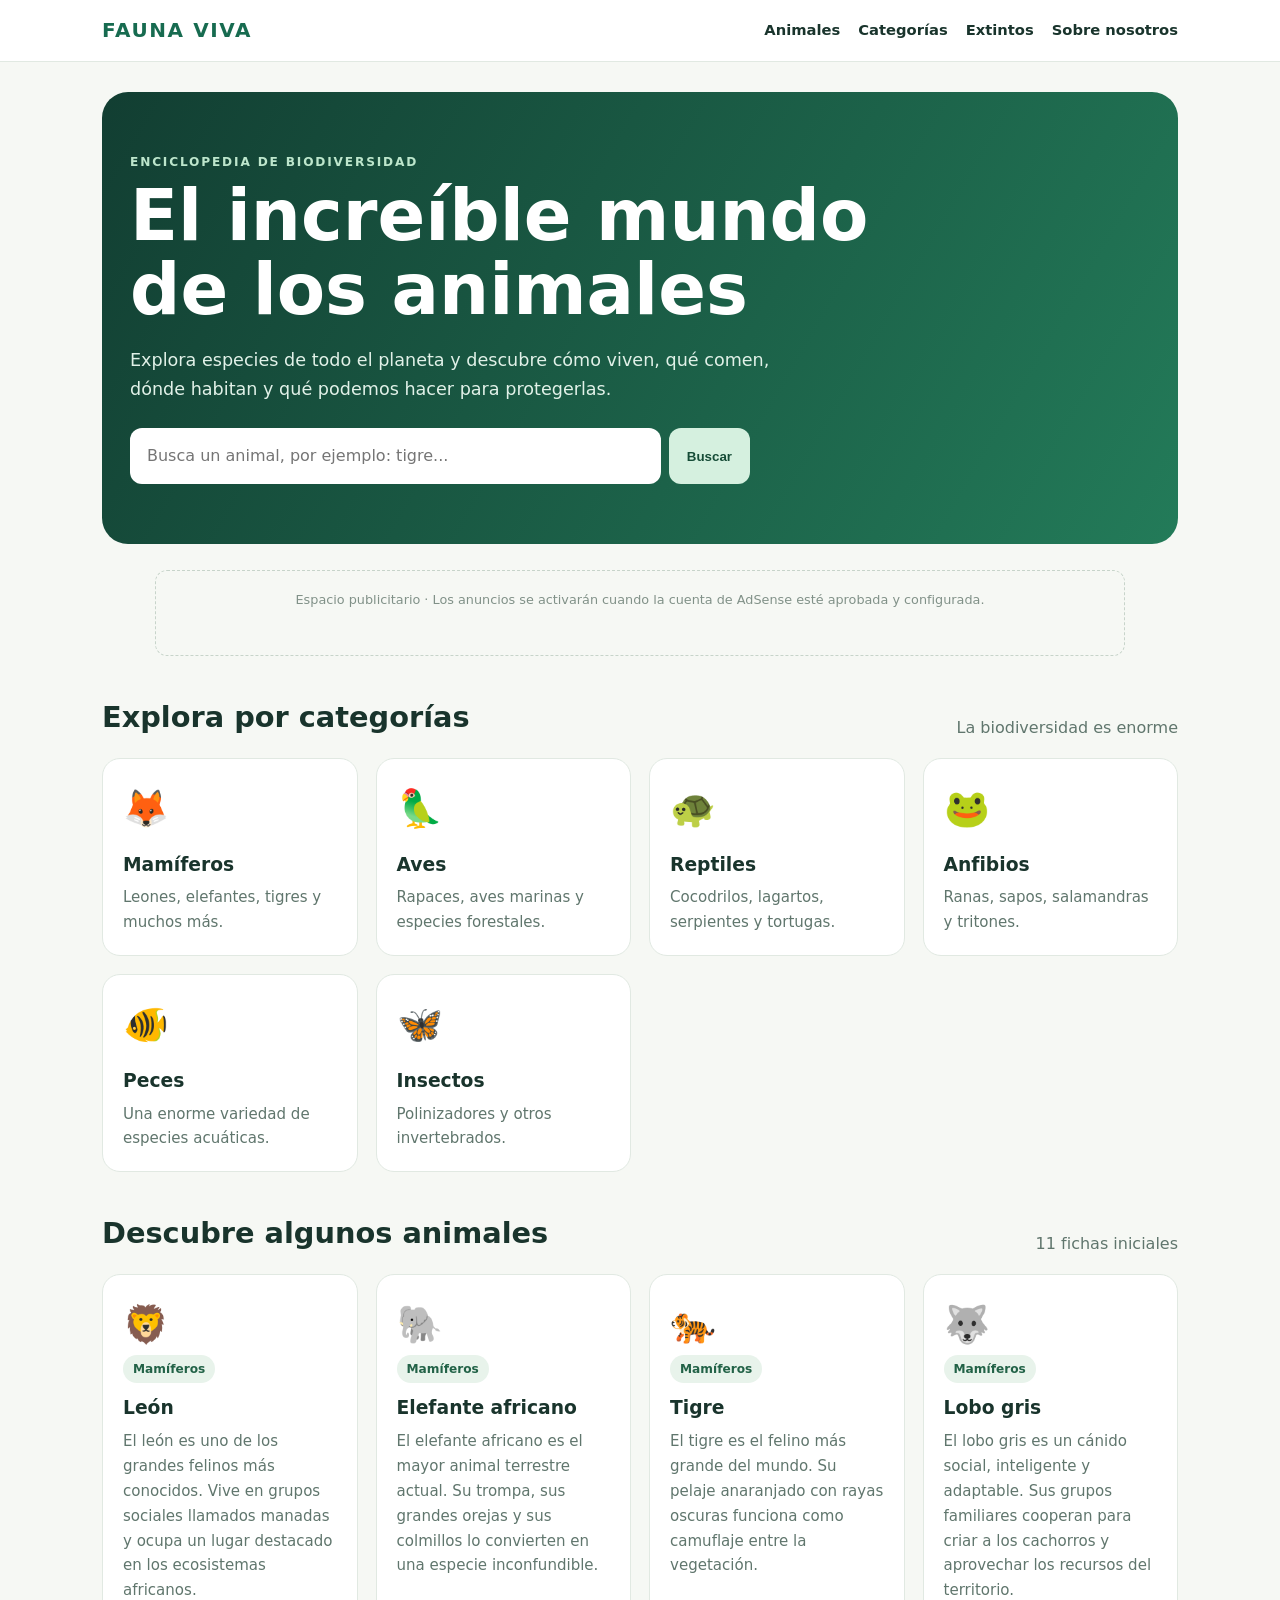
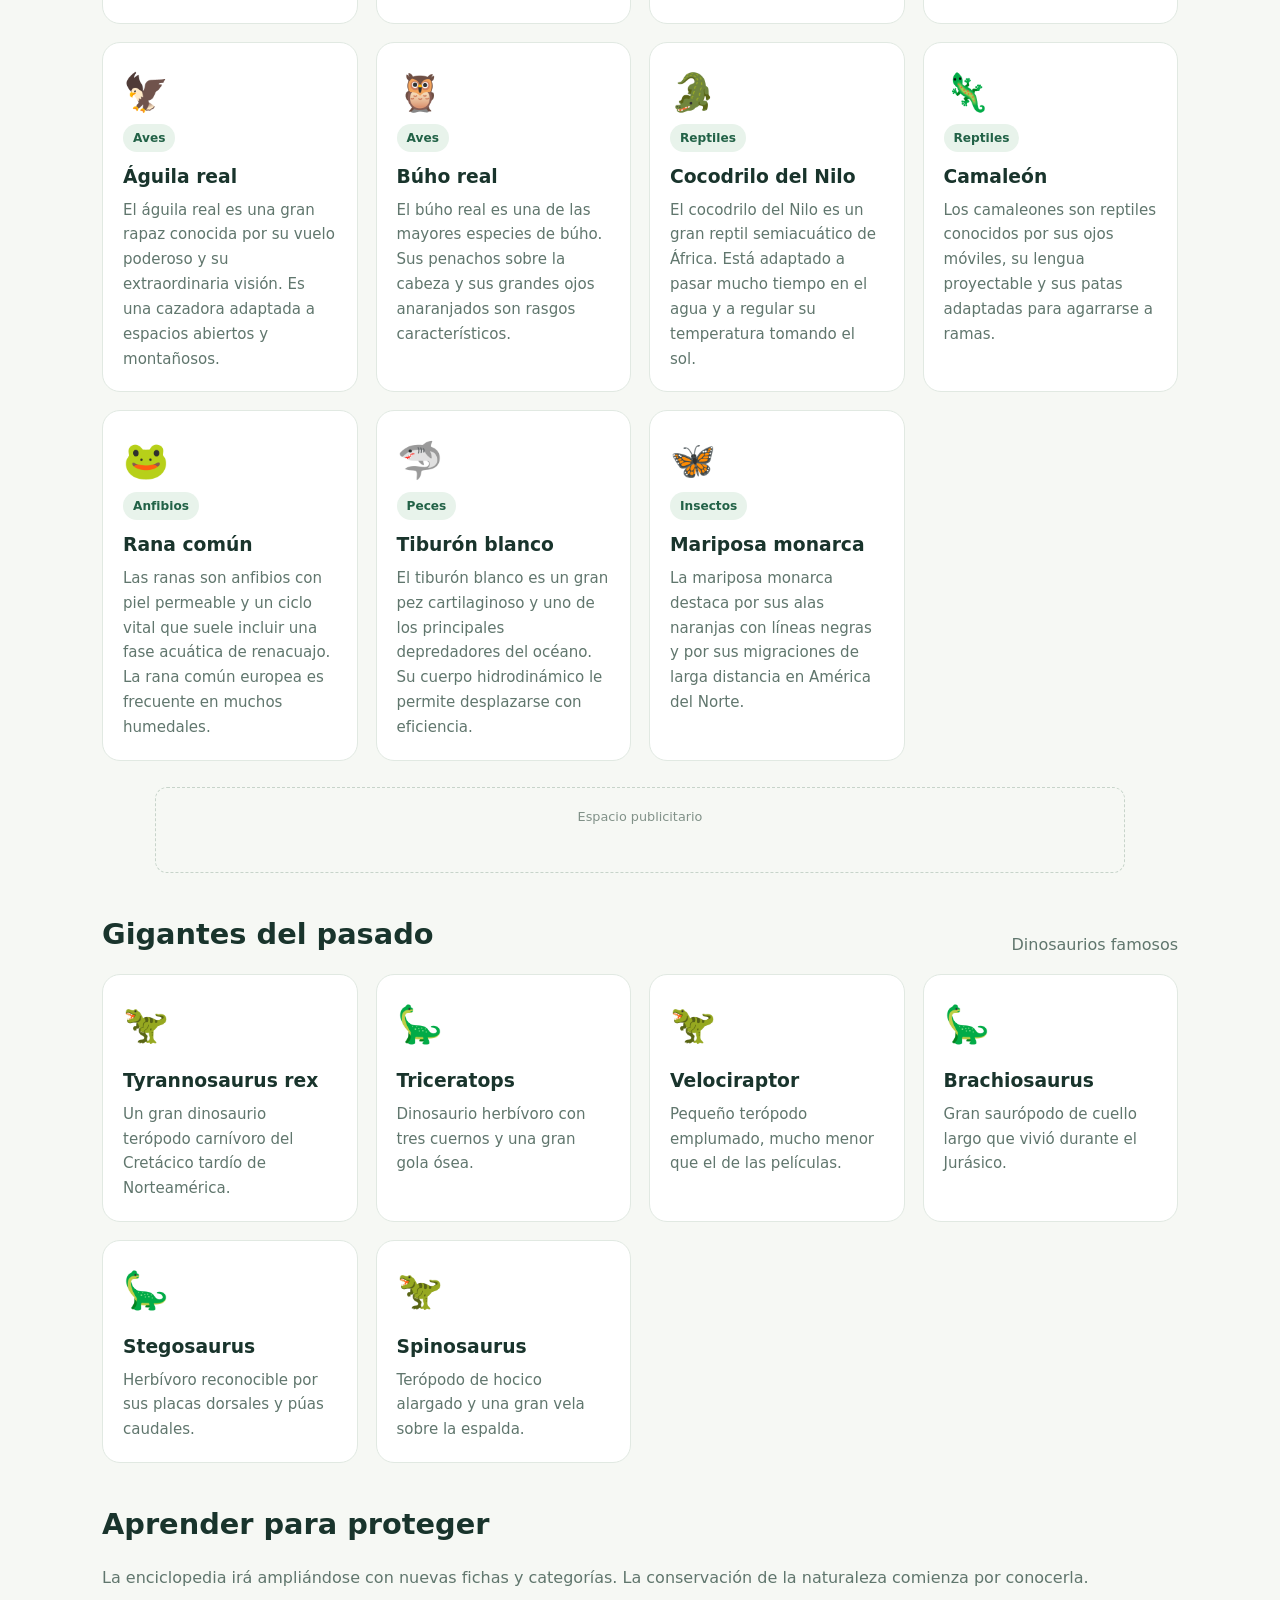
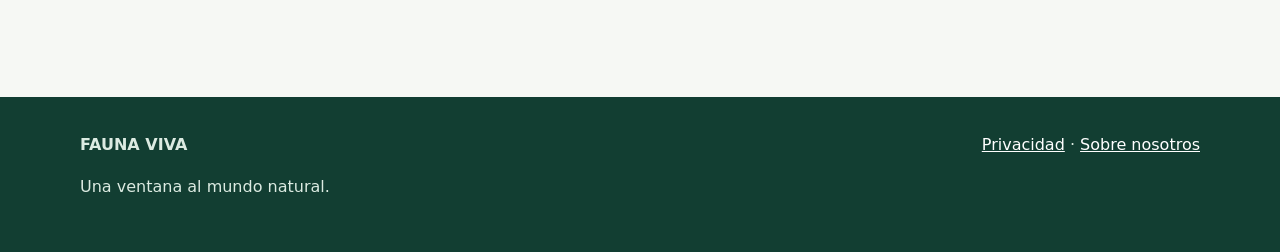
<file: index.html>
<!doctype html><html lang="es"><head><meta charset="utf-8"><meta name="viewport" content="width=device-width,initial-scale=1"><title>FAUNA VIVA | Enciclopedia de animales</title><meta name="description" content="Descubre el mundo animal: mamíferos, aves, reptiles, anfibios, peces e insectos. Guías educativas sobre hábitat, alimentación y conservación."><link rel="canonical" href="https://fauna-viva.pages.dev/"><link rel="stylesheet" href="/styles.css"><meta name="google-adsense-account" content="ca-pub-8799687061142231"></head><body><header><nav class="nav"><a class="brand" href="/">FAUNA VIVA</a><div class="navlinks"><a href="#animales">Animales</a><a href="#categorias">Categorías</a><a href="#extintos">Extintos</a><a href="/sobre-nosotros/">Sobre nosotros</a></div></nav></header><main class="wrap"><section class="hero"><div class="eyebrow">Enciclopedia de biodiversidad</div><h1>El increíble mundo de los animales</h1><p>Explora especies de todo el planeta y descubre cómo viven, qué comen, dónde habitan y qué podemos hacer para protegerlas.</p><form class="search" id="search"><input id="q" type="search" placeholder="Busca un animal, por ejemplo: tigre..." aria-label="Buscar animales"><button>Buscar</button></form></section><div class="ad-slot">Espacio publicitario · Los anuncios se activarán cuando la cuenta de AdSense esté aprobada y configurada.</div><section id="categorias"><div class="sectionhead"><h2>Explora por categorías</h2><span class="muted">La biodiversidad es enorme</span></div><div class="grid"><a class="card" href="#animales" data-filter="Mamíferos"><div class="animal-icon">🦊</div><h3>Mamíferos</h3><p>Leones, elefantes, tigres y muchos más.</p></a><a class="card" href="#animales" data-filter="Aves"><div class="animal-icon">🦜</div><h3>Aves</h3><p>Rapaces, aves marinas y especies forestales.</p></a><a class="card" href="#animales" data-filter="Reptiles"><div class="animal-icon">🐢</div><h3>Reptiles</h3><p>Cocodrilos, lagartos, serpientes y tortugas.</p></a><a class="card" href="#animales" data-filter="Anfibios"><div class="animal-icon">🐸</div><h3>Anfibios</h3><p>Ranas, sapos, salamandras y tritones.</p></a><a class="card" href="#animales" data-filter="Peces"><div class="animal-icon">🐠</div><h3>Peces</h3><p>Una enorme variedad de especies acuáticas.</p></a><a class="card" href="#animales" data-filter="Insectos"><div class="animal-icon">🦋</div><h3>Insectos</h3><p>Polinizadores y otros invertebrados.</p></a></div></section><section id="animales"><div class="sectionhead"><h2>Descubre algunos animales</h2><span class="muted" id="count">11 fichas iniciales</span></div><div class="grid" id="animal-grid"><a class="card animal-card" data-name="león" data-cat="Mamíferos" href="/animales/leon/"><div class="animal-icon">🦁</div><span class="tag">Mamíferos</span><h3>León</h3><p>El león es uno de los grandes felinos más conocidos. Vive en grupos sociales llamados manadas y ocupa un lugar destacado en los ecosistemas africanos.</p></a>
<a class="card animal-card" data-name="elefante africano" data-cat="Mamíferos" href="/animales/elefante-africano/"><div class="animal-icon">🐘</div><span class="tag">Mamíferos</span><h3>Elefante africano</h3><p>El elefante africano es el mayor animal terrestre actual. Su trompa, sus grandes orejas y sus colmillos lo convierten en una especie inconfundible.</p></a>
<a class="card animal-card" data-name="tigre" data-cat="Mamíferos" href="/animales/tigre/"><div class="animal-icon">🐅</div><span class="tag">Mamíferos</span><h3>Tigre</h3><p>El tigre es el felino más grande del mundo. Su pelaje anaranjado con rayas oscuras funciona como camuflaje entre la vegetación.</p></a>
<a class="card animal-card" data-name="lobo gris" data-cat="Mamíferos" href="/animales/lobo-gris/"><div class="animal-icon">🐺</div><span class="tag">Mamíferos</span><h3>Lobo gris</h3><p>El lobo gris es un cánido social, inteligente y adaptable. Sus grupos familiares cooperan para criar a los cachorros y aprovechar los recursos del territorio.</p></a>
<a class="card animal-card" data-name="águila real" data-cat="Aves" href="/animales/aguila-real/"><div class="animal-icon">🦅</div><span class="tag">Aves</span><h3>Águila real</h3><p>El águila real es una gran rapaz conocida por su vuelo poderoso y su extraordinaria visión. Es una cazadora adaptada a espacios abiertos y montañosos.</p></a>
<a class="card animal-card" data-name="búho real" data-cat="Aves" href="/animales/buho-real/"><div class="animal-icon">🦉</div><span class="tag">Aves</span><h3>Búho real</h3><p>El búho real es una de las mayores especies de búho. Sus penachos sobre la cabeza y sus grandes ojos anaranjados son rasgos característicos.</p></a>
<a class="card animal-card" data-name="cocodrilo del nilo" data-cat="Reptiles" href="/animales/cocodrilo-del-nilo/"><div class="animal-icon">🐊</div><span class="tag">Reptiles</span><h3>Cocodrilo del Nilo</h3><p>El cocodrilo del Nilo es un gran reptil semiacuático de África. Está adaptado a pasar mucho tiempo en el agua y a regular su temperatura tomando el sol.</p></a>
<a class="card animal-card" data-name="camaleón" data-cat="Reptiles" href="/animales/camaleon/"><div class="animal-icon">🦎</div><span class="tag">Reptiles</span><h3>Camaleón</h3><p>Los camaleones son reptiles conocidos por sus ojos móviles, su lengua proyectable y sus patas adaptadas para agarrarse a ramas.</p></a>
<a class="card animal-card" data-name="rana común" data-cat="Anfibios" href="/animales/rana-comun/"><div class="animal-icon">🐸</div><span class="tag">Anfibios</span><h3>Rana común</h3><p>Las ranas son anfibios con piel permeable y un ciclo vital que suele incluir una fase acuática de renacuajo. La rana común europea es frecuente en muchos humedales.</p></a>
<a class="card animal-card" data-name="tiburón blanco" data-cat="Peces" href="/animales/tiburon-blanco/"><div class="animal-icon">🦈</div><span class="tag">Peces</span><h3>Tiburón blanco</h3><p>El tiburón blanco es un gran pez cartilaginoso y uno de los principales depredadores del océano. Su cuerpo hidrodinámico le permite desplazarse con eficiencia.</p></a>
<a class="card animal-card" data-name="mariposa monarca" data-cat="Insectos" href="/animales/mariposa-monarca/"><div class="animal-icon">🦋</div><span class="tag">Insectos</span><h3>Mariposa monarca</h3><p>La mariposa monarca destaca por sus alas naranjas con líneas negras y por sus migraciones de larga distancia en América del Norte.</p></a></div><p id="empty" class="muted" hidden>No encontramos animales con esa búsqueda.</p></section><div class="ad-slot">Espacio publicitario</div><section id="extintos"><div class="sectionhead"><h2>Gigantes del pasado</h2><span class="muted">Dinosaurios famosos</span></div><div class="grid"><article class="card"><div class="animal-icon">🦖</div><h3>Tyrannosaurus rex</h3><p>Un gran dinosaurio terópodo carnívoro del Cretácico tardío de Norteamérica.</p></article><article class="card"><div class="animal-icon">🦕</div><h3>Triceratops</h3><p>Dinosaurio herbívoro con tres cuernos y una gran gola ósea.</p></article><article class="card"><div class="animal-icon">🦖</div><h3>Velociraptor</h3><p>Pequeño terópodo emplumado, mucho menor que el de las películas.</p></article><article class="card"><div class="animal-icon">🦕</div><h3>Brachiosaurus</h3><p>Gran saurópodo de cuello largo que vivió durante el Jurásico.</p></article><article class="card"><div class="animal-icon">🦕</div><h3>Stegosaurus</h3><p>Herbívoro reconocible por sus placas dorsales y púas caudales.</p></article><article class="card"><div class="animal-icon">🦖</div><h3>Spinosaurus</h3><p>Terópodo de hocico alargado y una gran vela sobre la espalda.</p></article></div></section><section><div class="sectionhead"><h2>Aprender para proteger</h2></div><p class="muted">La enciclopedia irá ampliándose con nuevas fichas y categorías. La conservación de la naturaleza comienza por conocerla.</p></section></main><footer><div class="footerinner"><div><b>FAUNA VIVA</b><p>Una ventana al mundo natural.</p></div><div><a href="/privacidad/">Privacidad</a> · <a href="/sobre-nosotros/">Sobre nosotros</a></div></div></footer><script>document.querySelectorAll('[data-filter]').forEach(x=>x.addEventListener('click',()=>{const f=x.dataset.filter;document.querySelectorAll('.animal-card').forEach(c=>c.hidden=c.dataset.cat!==f);document.getElementById('count').textContent='Categoría: '+f}));document.getElementById('search').addEventListener('submit',e=>{e.preventDefault();const q=document.getElementById('q').value.trim().toLowerCase();let n=0;document.querySelectorAll('.animal-card').forEach(c=>{c.hidden=!c.dataset.name.includes(q);if(!c.hidden)n++});document.getElementById('empty').hidden=n!==0;document.getElementById('count').textContent=n+' resultados'});</script></body></html>
</file>
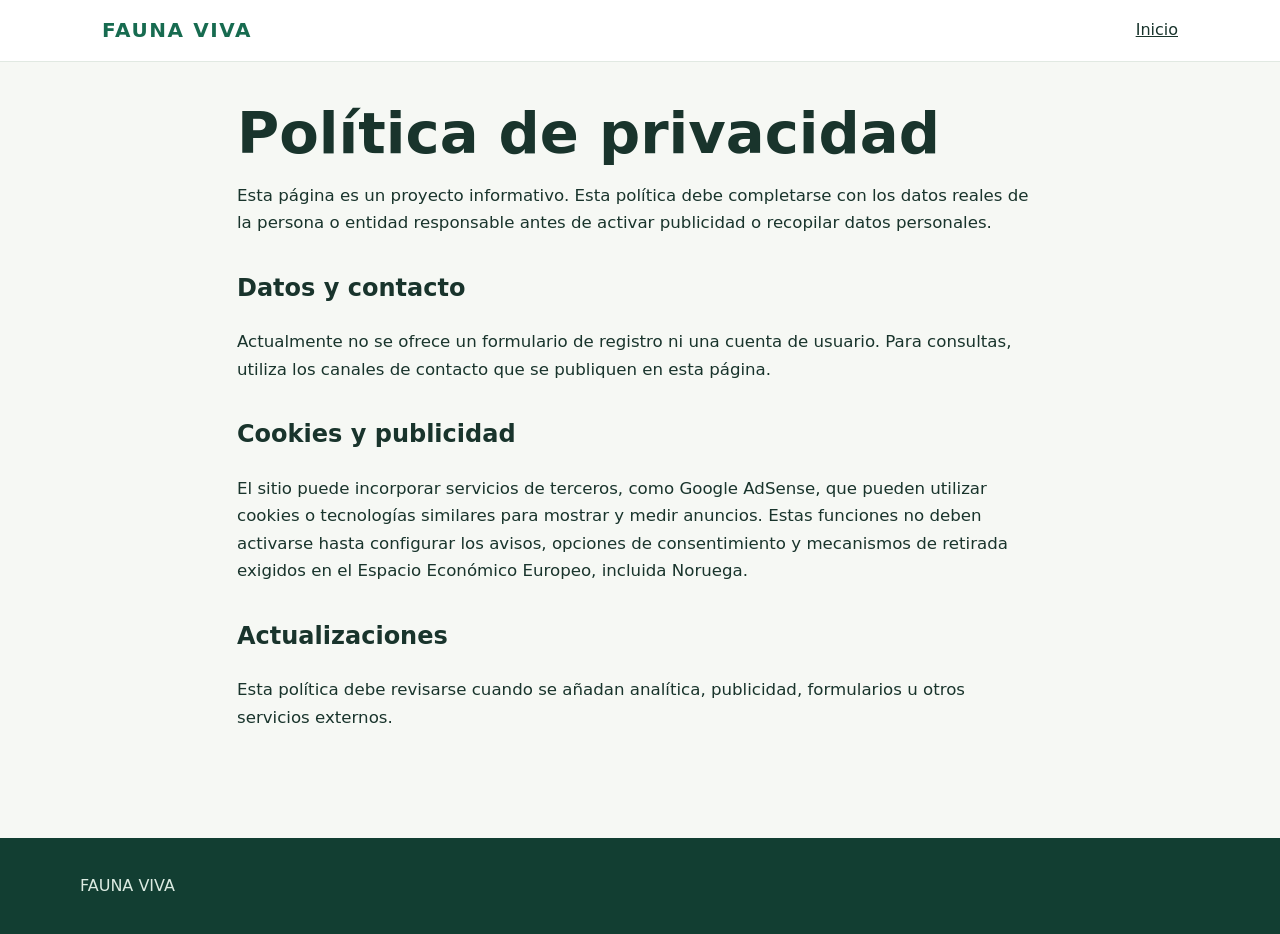
<file: privacidad/index.html>
<!doctype html><html lang="es"><head><meta charset="utf-8"><meta name="viewport" content="width=device-width,initial-scale=1"><title>Política de privacidad | FAUNA VIVA</title><link rel="stylesheet" href="/styles.css"></head><body><header><nav class="nav"><a class="brand" href="/">FAUNA VIVA</a><a href="/">Inicio</a></nav></header><main class="wrap article"><h1>Política de privacidad</h1><p>Esta página es un proyecto informativo. Esta política debe completarse con los datos reales de la persona o entidad responsable antes de activar publicidad o recopilar datos personales.</p><h2>Datos y contacto</h2><p>Actualmente no se ofrece un formulario de registro ni una cuenta de usuario. Para consultas, utiliza los canales de contacto que se publiquen en esta página.</p><h2>Cookies y publicidad</h2><p>El sitio puede incorporar servicios de terceros, como Google AdSense, que pueden utilizar cookies o tecnologías similares para mostrar y medir anuncios. Estas funciones no deben activarse hasta configurar los avisos, opciones de consentimiento y mecanismos de retirada exigidos en el Espacio Económico Europeo, incluida Noruega.</p><h2>Actualizaciones</h2><p>Esta política debe revisarse cuando se añadan analítica, publicidad, formularios u otros servicios externos.</p></main><footer><div class="footerinner">FAUNA VIVA</div></footer></body></html>
</file>
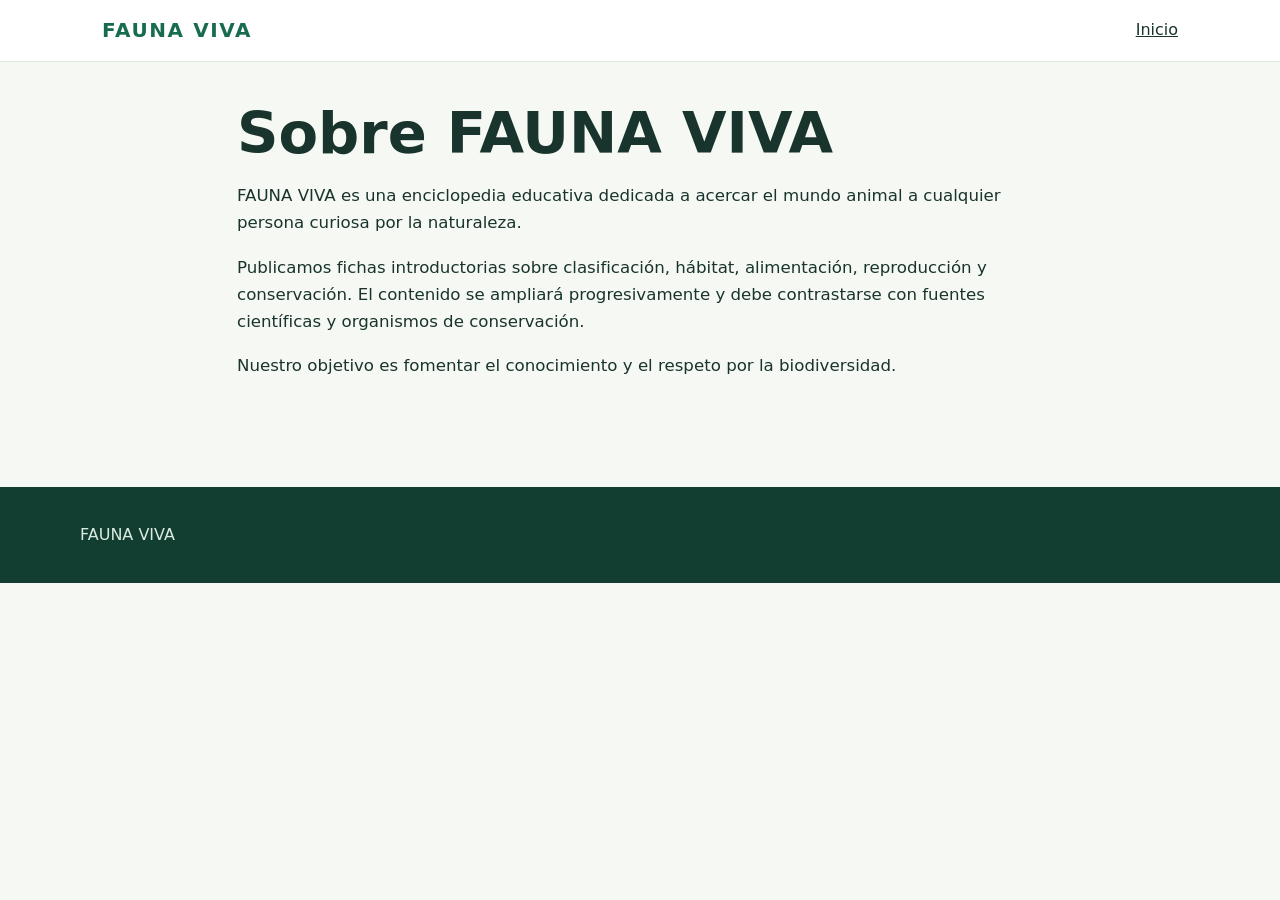
<file: sobre-nosotros/index.html>
<!doctype html><html lang="es"><head><meta charset="utf-8"><meta name="viewport" content="width=device-width,initial-scale=1"><title>Sobre FAUNA VIVA</title><link rel="stylesheet" href="/styles.css"></head><body><header><nav class="nav"><a class="brand" href="/">FAUNA VIVA</a><a href="/">Inicio</a></nav></header><main class="wrap article"><h1>Sobre FAUNA VIVA</h1><p>FAUNA VIVA es una enciclopedia educativa dedicada a acercar el mundo animal a cualquier persona curiosa por la naturaleza.</p><p>Publicamos fichas introductorias sobre clasificación, hábitat, alimentación, reproducción y conservación. El contenido se ampliará progresivamente y debe contrastarse con fuentes científicas y organismos de conservación.</p><p>Nuestro objetivo es fomentar el conocimiento y el respeto por la biodiversidad.</p></main><footer><div class="footerinner">FAUNA VIVA</div></footer></body></html>
</file>
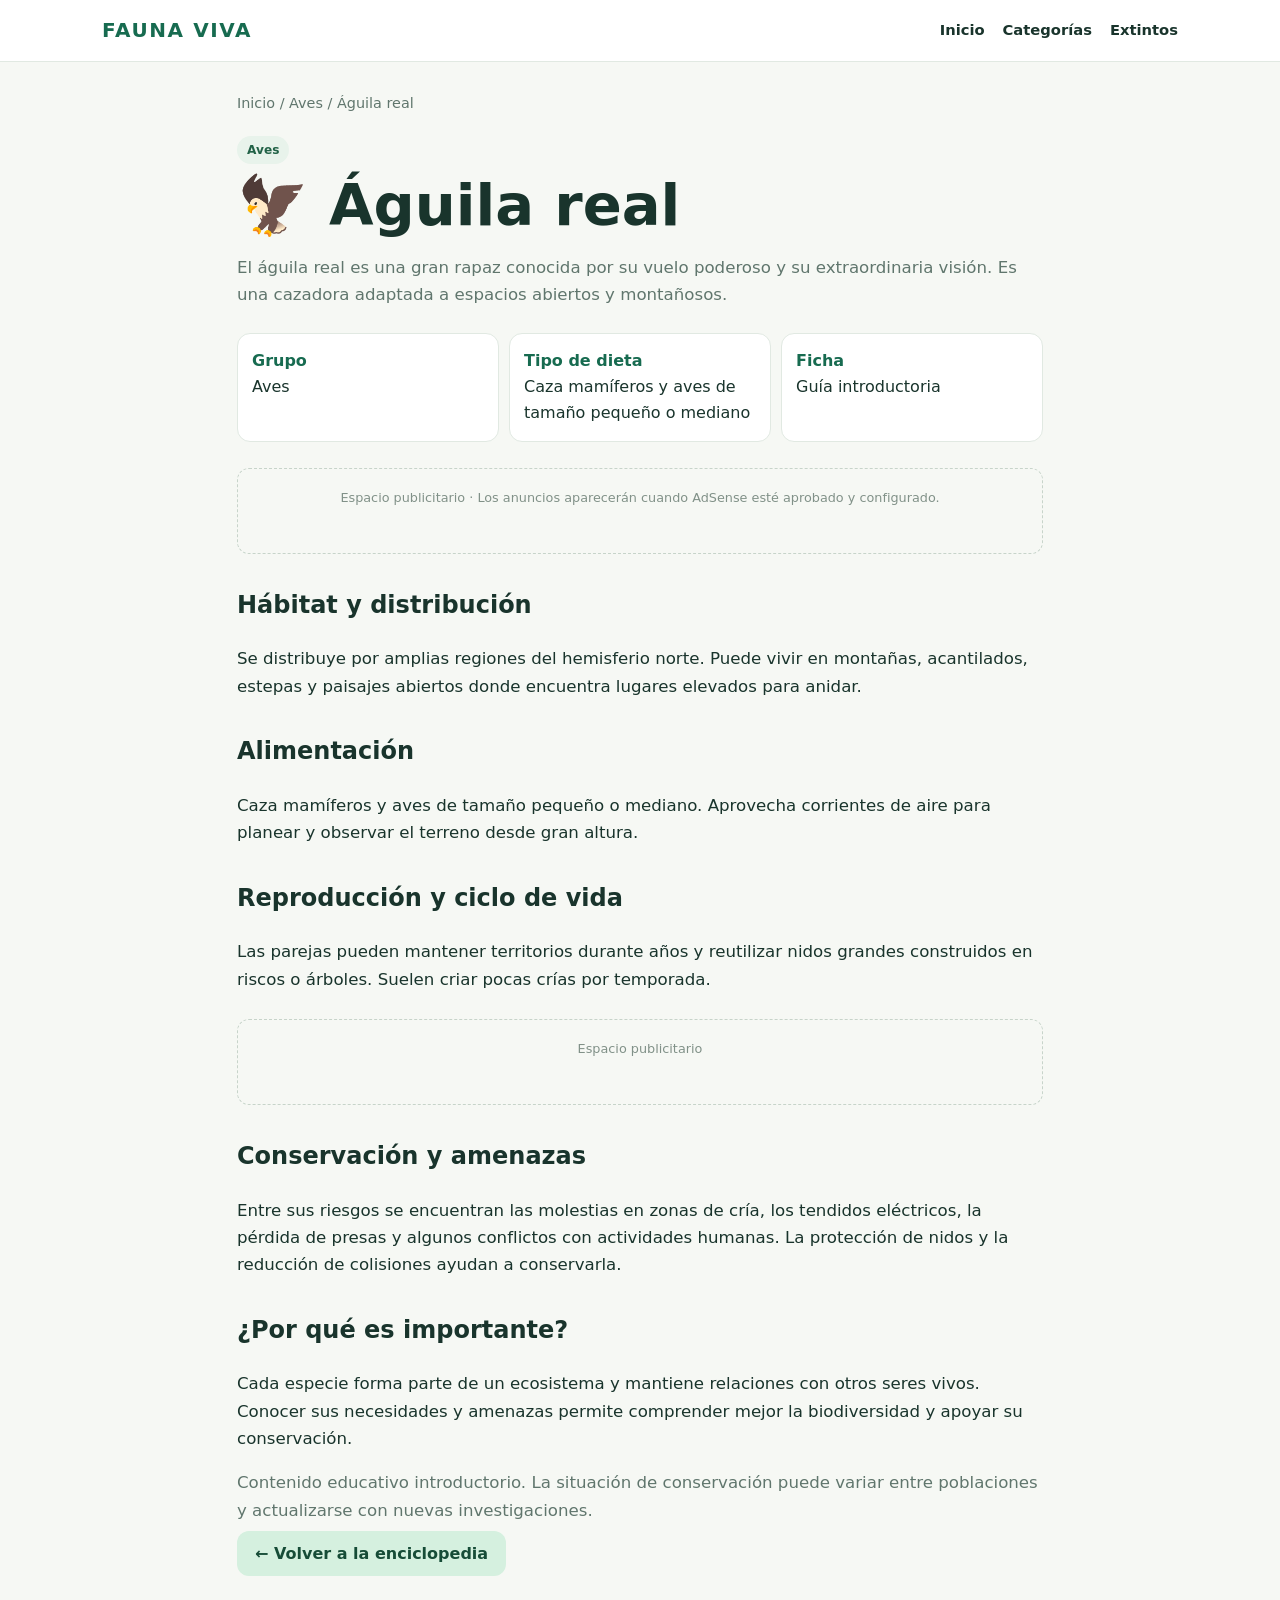
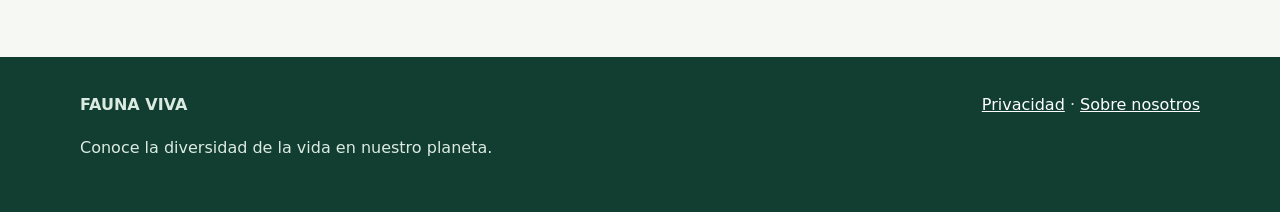
<file: animales/aguila-real/index.html>
<!doctype html><html lang="es"><head><meta charset="utf-8"><meta name="viewport" content="width=device-width,initial-scale=1"><title>Águila real: características, hábitat y alimentación | FAUNA VIVA</title><meta name="description" content="El águila real es una gran rapaz conocida por su vuelo poderoso y su extraordinaria visión. Es una cazadora adaptada a espacios abiertos y montañosos."><link rel="canonical" href="https://fauna-viva.pages.dev/animales/aguila-real/"><link rel="stylesheet" href="/styles.css"><meta name="google-adsense-account" content="ca-pub-8799687061142231"></head><body><header><nav class="nav"><a class="brand" href="/">FAUNA VIVA</a><div class="navlinks"><a href="/">Inicio</a><a href="/#categorias">Categorías</a><a href="/#extintos">Extintos</a></div></nav></header><main class="wrap article"><div class="crumb"><a href="/">Inicio</a> / Aves / Águila real</div><span class="tag">Aves</span><h1>🦅 Águila real</h1><p class="muted">El águila real es una gran rapaz conocida por su vuelo poderoso y su extraordinaria visión. Es una cazadora adaptada a espacios abiertos y montañosos.</p><div class="facts"><div class="fact"><b>Grupo</b>Aves</div><div class="fact"><b>Tipo de dieta</b>Caza mamíferos y aves de tamaño pequeño o mediano</div><div class="fact"><b>Ficha</b>Guía introductoria</div></div><div class="ad-slot">Espacio publicitario · Los anuncios aparecerán cuando AdSense esté aprobado y configurado.</div><h2>Hábitat y distribución</h2><p>Se distribuye por amplias regiones del hemisferio norte. Puede vivir en montañas, acantilados, estepas y paisajes abiertos donde encuentra lugares elevados para anidar.</p><h2>Alimentación</h2><p>Caza mamíferos y aves de tamaño pequeño o mediano. Aprovecha corrientes de aire para planear y observar el terreno desde gran altura.</p><h2>Reproducción y ciclo de vida</h2><p>Las parejas pueden mantener territorios durante años y reutilizar nidos grandes construidos en riscos o árboles. Suelen criar pocas crías por temporada.</p><div class="ad-slot">Espacio publicitario</div><h2>Conservación y amenazas</h2><p>Entre sus riesgos se encuentran las molestias en zonas de cría, los tendidos eléctricos, la pérdida de presas y algunos conflictos con actividades humanas. La protección de nidos y la reducción de colisiones ayudan a conservarla.</p><h2>¿Por qué es importante?</h2><p>Cada especie forma parte de un ecosistema y mantiene relaciones con otros seres vivos. Conocer sus necesidades y amenazas permite comprender mejor la biodiversidad y apoyar su conservación.</p><p class="muted">Contenido educativo introductorio. La situación de conservación puede variar entre poblaciones y actualizarse con nuevas investigaciones.</p><a class="btn" href="/">← Volver a la enciclopedia</a></main><footer><div class="footerinner"><div><b>FAUNA VIVA</b><p>Conoce la diversidad de la vida en nuestro planeta.</p></div><div><a href="/privacidad/">Privacidad</a> · <a href="/sobre-nosotros/">Sobre nosotros</a></div></div></footer></body></html>
</file>
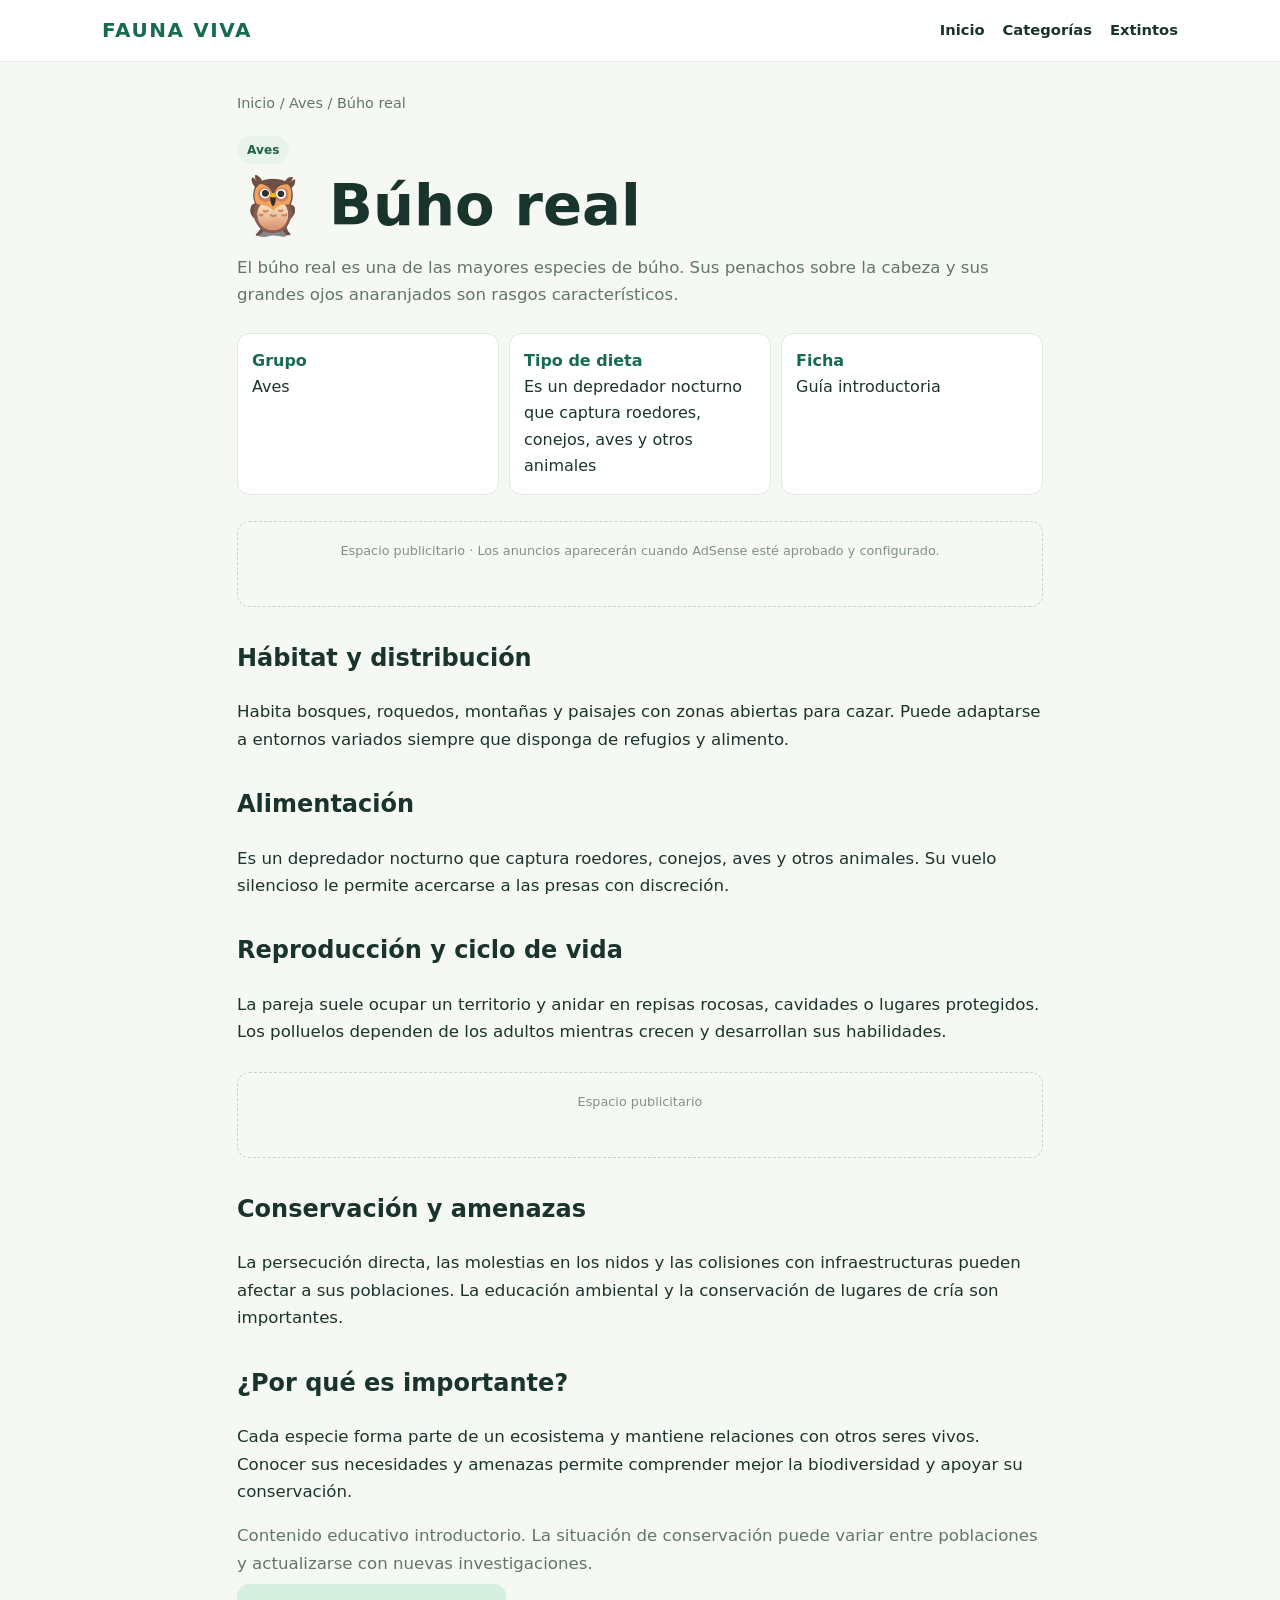
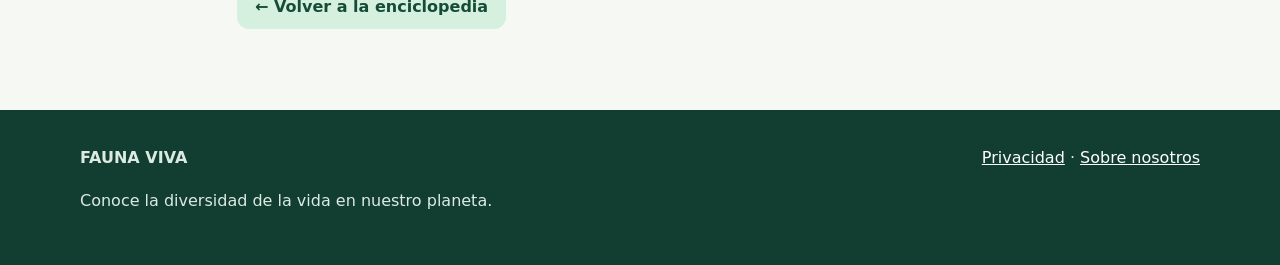
<file: animales/buho-real/index.html>
<!doctype html><html lang="es"><head><meta charset="utf-8"><meta name="viewport" content="width=device-width,initial-scale=1"><title>Búho real: características, hábitat y alimentación | FAUNA VIVA</title><meta name="description" content="El búho real es una de las mayores especies de búho. Sus penachos sobre la cabeza y sus grandes ojos anaranjados son rasgos característicos."><link rel="canonical" href="https://fauna-viva.pages.dev/animales/buho-real/"><link rel="stylesheet" href="/styles.css"><meta name="google-adsense-account" content="ca-pub-8799687061142231"></head><body><header><nav class="nav"><a class="brand" href="/">FAUNA VIVA</a><div class="navlinks"><a href="/">Inicio</a><a href="/#categorias">Categorías</a><a href="/#extintos">Extintos</a></div></nav></header><main class="wrap article"><div class="crumb"><a href="/">Inicio</a> / Aves / Búho real</div><span class="tag">Aves</span><h1>🦉 Búho real</h1><p class="muted">El búho real es una de las mayores especies de búho. Sus penachos sobre la cabeza y sus grandes ojos anaranjados son rasgos característicos.</p><div class="facts"><div class="fact"><b>Grupo</b>Aves</div><div class="fact"><b>Tipo de dieta</b>Es un depredador nocturno que captura roedores, conejos, aves y otros animales</div><div class="fact"><b>Ficha</b>Guía introductoria</div></div><div class="ad-slot">Espacio publicitario · Los anuncios aparecerán cuando AdSense esté aprobado y configurado.</div><h2>Hábitat y distribución</h2><p>Habita bosques, roquedos, montañas y paisajes con zonas abiertas para cazar. Puede adaptarse a entornos variados siempre que disponga de refugios y alimento.</p><h2>Alimentación</h2><p>Es un depredador nocturno que captura roedores, conejos, aves y otros animales. Su vuelo silencioso le permite acercarse a las presas con discreción.</p><h2>Reproducción y ciclo de vida</h2><p>La pareja suele ocupar un territorio y anidar en repisas rocosas, cavidades o lugares protegidos. Los polluelos dependen de los adultos mientras crecen y desarrollan sus habilidades.</p><div class="ad-slot">Espacio publicitario</div><h2>Conservación y amenazas</h2><p>La persecución directa, las molestias en los nidos y las colisiones con infraestructuras pueden afectar a sus poblaciones. La educación ambiental y la conservación de lugares de cría son importantes.</p><h2>¿Por qué es importante?</h2><p>Cada especie forma parte de un ecosistema y mantiene relaciones con otros seres vivos. Conocer sus necesidades y amenazas permite comprender mejor la biodiversidad y apoyar su conservación.</p><p class="muted">Contenido educativo introductorio. La situación de conservación puede variar entre poblaciones y actualizarse con nuevas investigaciones.</p><a class="btn" href="/">← Volver a la enciclopedia</a></main><footer><div class="footerinner"><div><b>FAUNA VIVA</b><p>Conoce la diversidad de la vida en nuestro planeta.</p></div><div><a href="/privacidad/">Privacidad</a> · <a href="/sobre-nosotros/">Sobre nosotros</a></div></div></footer></body></html>
</file>
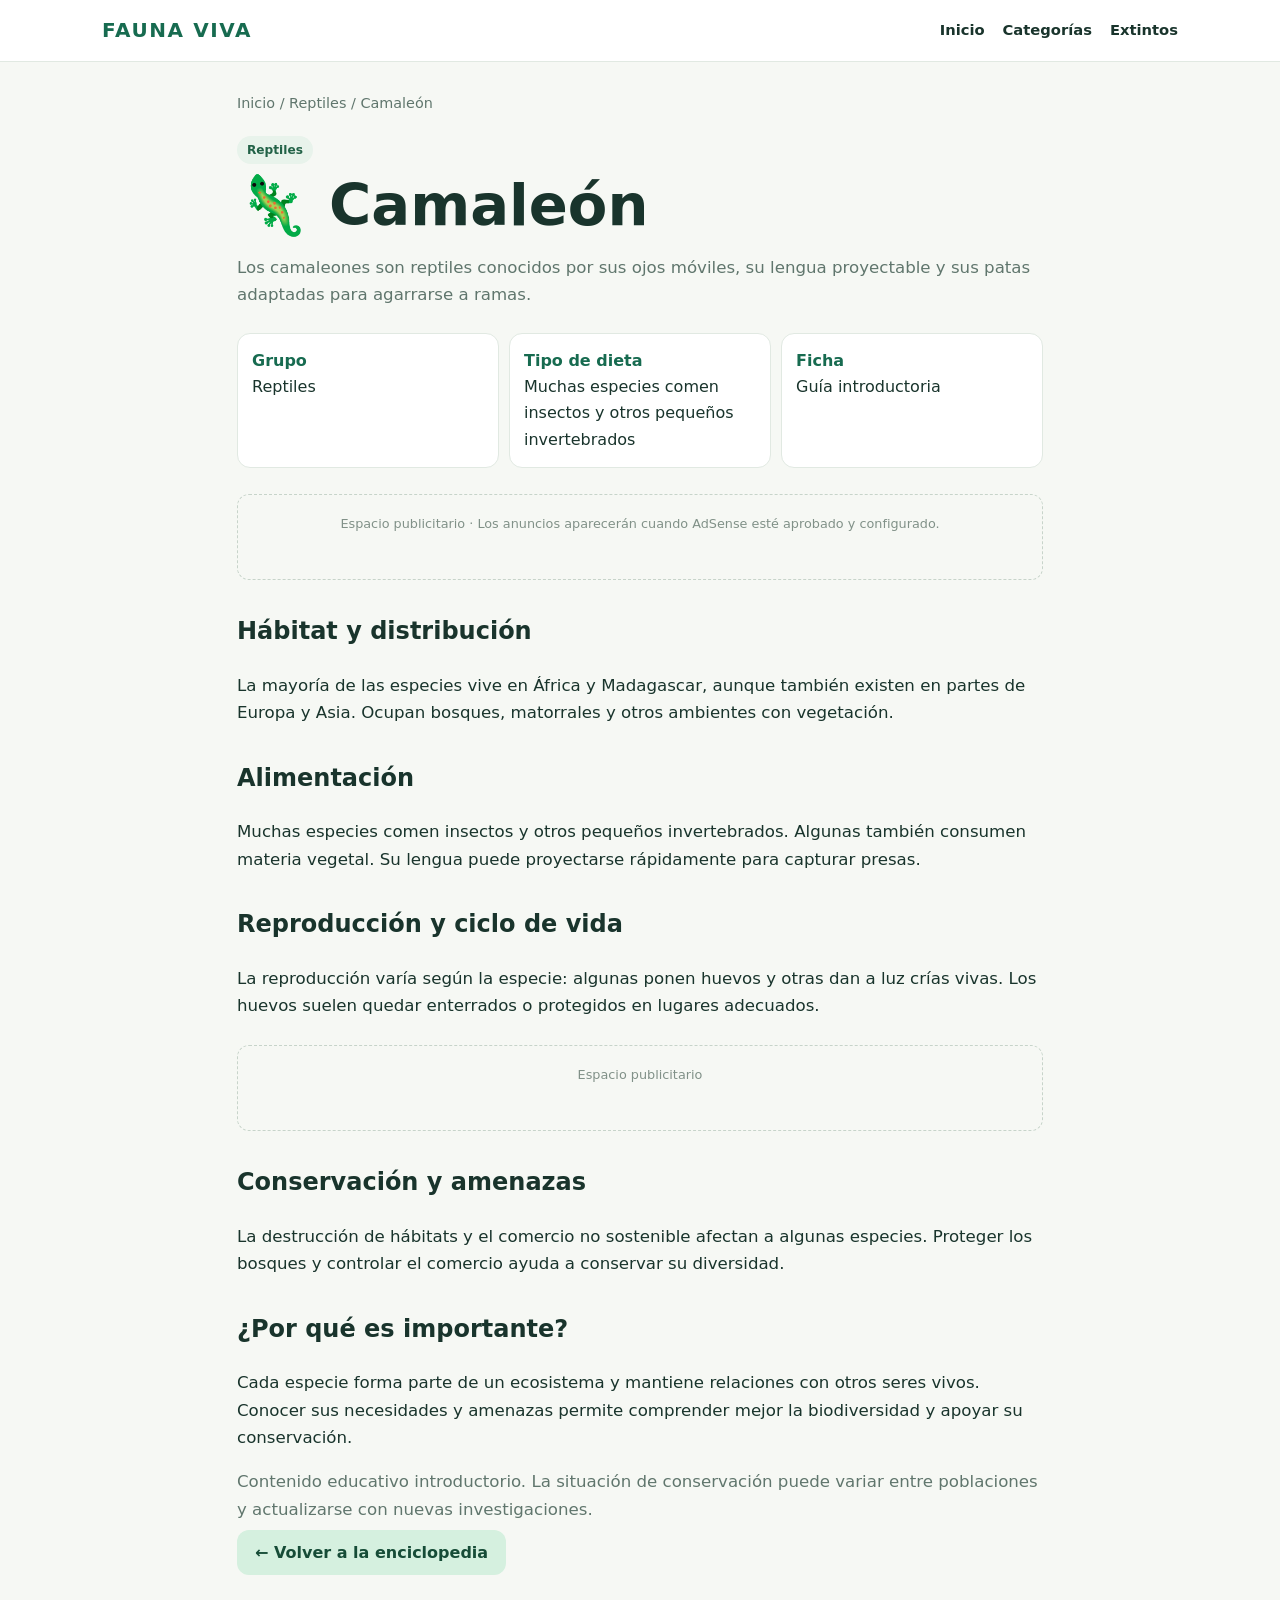
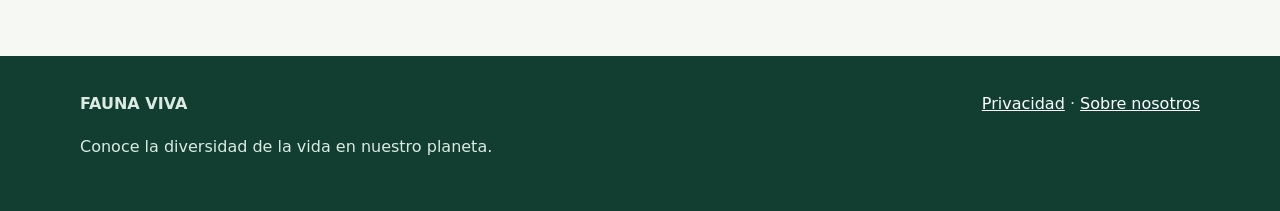
<file: animales/camaleon/index.html>
<!doctype html><html lang="es"><head><meta charset="utf-8"><meta name="viewport" content="width=device-width,initial-scale=1"><title>Camaleón: características, hábitat y alimentación | FAUNA VIVA</title><meta name="description" content="Los camaleones son reptiles conocidos por sus ojos móviles, su lengua proyectable y sus patas adaptadas para agarrarse a ramas."><link rel="canonical" href="https://fauna-viva.pages.dev/animales/camaleon/"><link rel="stylesheet" href="/styles.css"><meta name="google-adsense-account" content="ca-pub-8799687061142231"></head><body><header><nav class="nav"><a class="brand" href="/">FAUNA VIVA</a><div class="navlinks"><a href="/">Inicio</a><a href="/#categorias">Categorías</a><a href="/#extintos">Extintos</a></div></nav></header><main class="wrap article"><div class="crumb"><a href="/">Inicio</a> / Reptiles / Camaleón</div><span class="tag">Reptiles</span><h1>🦎 Camaleón</h1><p class="muted">Los camaleones son reptiles conocidos por sus ojos móviles, su lengua proyectable y sus patas adaptadas para agarrarse a ramas.</p><div class="facts"><div class="fact"><b>Grupo</b>Reptiles</div><div class="fact"><b>Tipo de dieta</b>Muchas especies comen insectos y otros pequeños invertebrados</div><div class="fact"><b>Ficha</b>Guía introductoria</div></div><div class="ad-slot">Espacio publicitario · Los anuncios aparecerán cuando AdSense esté aprobado y configurado.</div><h2>Hábitat y distribución</h2><p>La mayoría de las especies vive en África y Madagascar, aunque también existen en partes de Europa y Asia. Ocupan bosques, matorrales y otros ambientes con vegetación.</p><h2>Alimentación</h2><p>Muchas especies comen insectos y otros pequeños invertebrados. Algunas también consumen materia vegetal. Su lengua puede proyectarse rápidamente para capturar presas.</p><h2>Reproducción y ciclo de vida</h2><p>La reproducción varía según la especie: algunas ponen huevos y otras dan a luz crías vivas. Los huevos suelen quedar enterrados o protegidos en lugares adecuados.</p><div class="ad-slot">Espacio publicitario</div><h2>Conservación y amenazas</h2><p>La destrucción de hábitats y el comercio no sostenible afectan a algunas especies. Proteger los bosques y controlar el comercio ayuda a conservar su diversidad.</p><h2>¿Por qué es importante?</h2><p>Cada especie forma parte de un ecosistema y mantiene relaciones con otros seres vivos. Conocer sus necesidades y amenazas permite comprender mejor la biodiversidad y apoyar su conservación.</p><p class="muted">Contenido educativo introductorio. La situación de conservación puede variar entre poblaciones y actualizarse con nuevas investigaciones.</p><a class="btn" href="/">← Volver a la enciclopedia</a></main><footer><div class="footerinner"><div><b>FAUNA VIVA</b><p>Conoce la diversidad de la vida en nuestro planeta.</p></div><div><a href="/privacidad/">Privacidad</a> · <a href="/sobre-nosotros/">Sobre nosotros</a></div></div></footer></body></html>
</file>
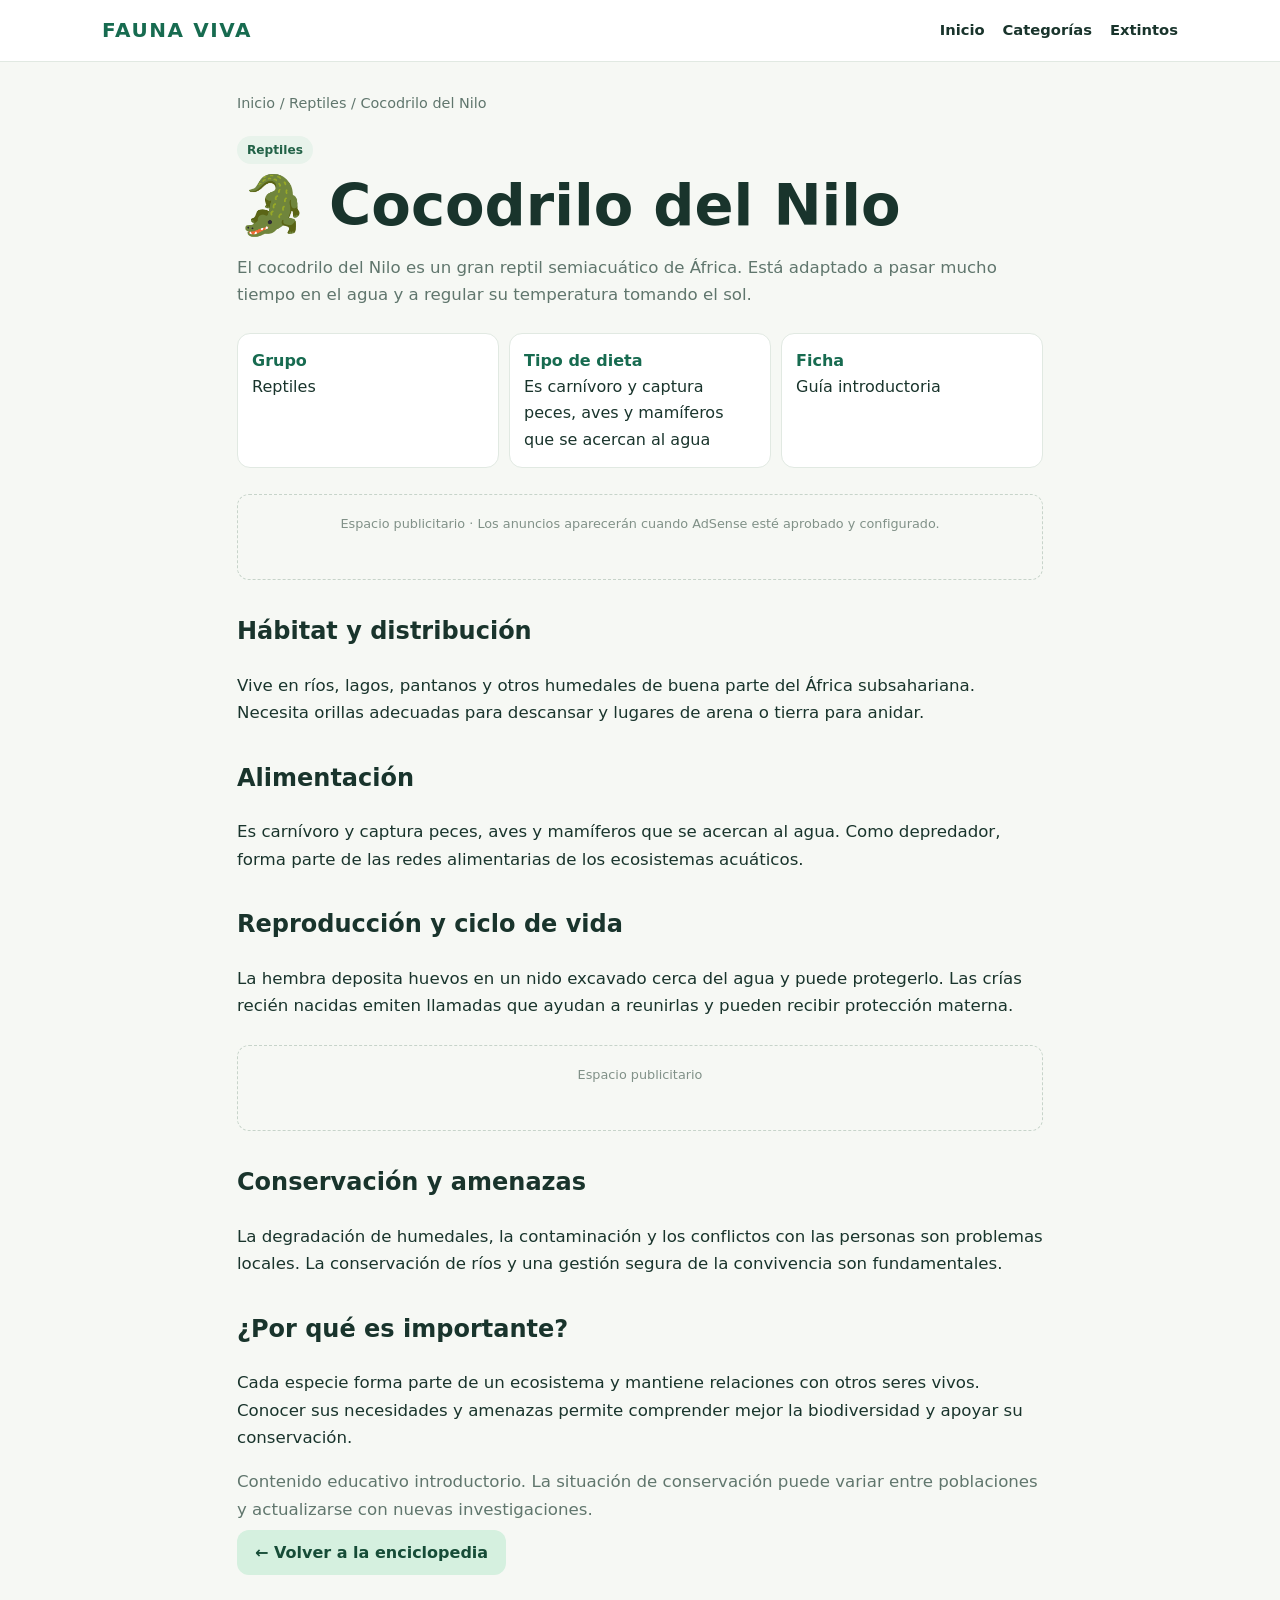
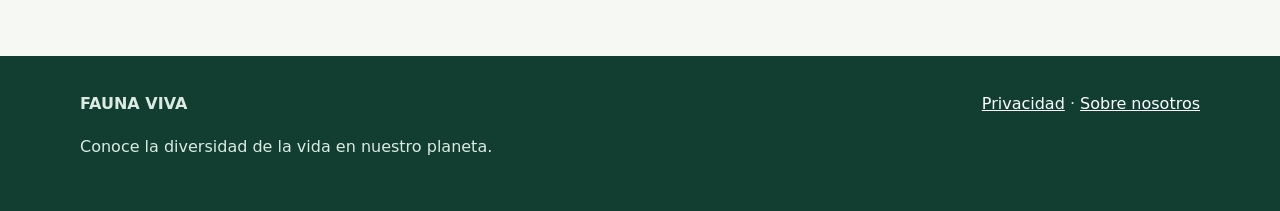
<file: animales/cocodrilo-del-nilo/index.html>
<!doctype html><html lang="es"><head><meta charset="utf-8"><meta name="viewport" content="width=device-width,initial-scale=1"><title>Cocodrilo del Nilo: características, hábitat y alimentación | FAUNA VIVA</title><meta name="description" content="El cocodrilo del Nilo es un gran reptil semiacuático de África. Está adaptado a pasar mucho tiempo en el agua y a regular su temperatura tomando el sol."><link rel="canonical" href="https://fauna-viva.pages.dev/animales/cocodrilo-del-nilo/"><link rel="stylesheet" href="/styles.css"><meta name="google-adsense-account" content="ca-pub-8799687061142231"></head><body><header><nav class="nav"><a class="brand" href="/">FAUNA VIVA</a><div class="navlinks"><a href="/">Inicio</a><a href="/#categorias">Categorías</a><a href="/#extintos">Extintos</a></div></nav></header><main class="wrap article"><div class="crumb"><a href="/">Inicio</a> / Reptiles / Cocodrilo del Nilo</div><span class="tag">Reptiles</span><h1>🐊 Cocodrilo del Nilo</h1><p class="muted">El cocodrilo del Nilo es un gran reptil semiacuático de África. Está adaptado a pasar mucho tiempo en el agua y a regular su temperatura tomando el sol.</p><div class="facts"><div class="fact"><b>Grupo</b>Reptiles</div><div class="fact"><b>Tipo de dieta</b>Es carnívoro y captura peces, aves y mamíferos que se acercan al agua</div><div class="fact"><b>Ficha</b>Guía introductoria</div></div><div class="ad-slot">Espacio publicitario · Los anuncios aparecerán cuando AdSense esté aprobado y configurado.</div><h2>Hábitat y distribución</h2><p>Vive en ríos, lagos, pantanos y otros humedales de buena parte del África subsahariana. Necesita orillas adecuadas para descansar y lugares de arena o tierra para anidar.</p><h2>Alimentación</h2><p>Es carnívoro y captura peces, aves y mamíferos que se acercan al agua. Como depredador, forma parte de las redes alimentarias de los ecosistemas acuáticos.</p><h2>Reproducción y ciclo de vida</h2><p>La hembra deposita huevos en un nido excavado cerca del agua y puede protegerlo. Las crías recién nacidas emiten llamadas que ayudan a reunirlas y pueden recibir protección materna.</p><div class="ad-slot">Espacio publicitario</div><h2>Conservación y amenazas</h2><p>La degradación de humedales, la contaminación y los conflictos con las personas son problemas locales. La conservación de ríos y una gestión segura de la convivencia son fundamentales.</p><h2>¿Por qué es importante?</h2><p>Cada especie forma parte de un ecosistema y mantiene relaciones con otros seres vivos. Conocer sus necesidades y amenazas permite comprender mejor la biodiversidad y apoyar su conservación.</p><p class="muted">Contenido educativo introductorio. La situación de conservación puede variar entre poblaciones y actualizarse con nuevas investigaciones.</p><a class="btn" href="/">← Volver a la enciclopedia</a></main><footer><div class="footerinner"><div><b>FAUNA VIVA</b><p>Conoce la diversidad de la vida en nuestro planeta.</p></div><div><a href="/privacidad/">Privacidad</a> · <a href="/sobre-nosotros/">Sobre nosotros</a></div></div></footer></body></html>
</file>
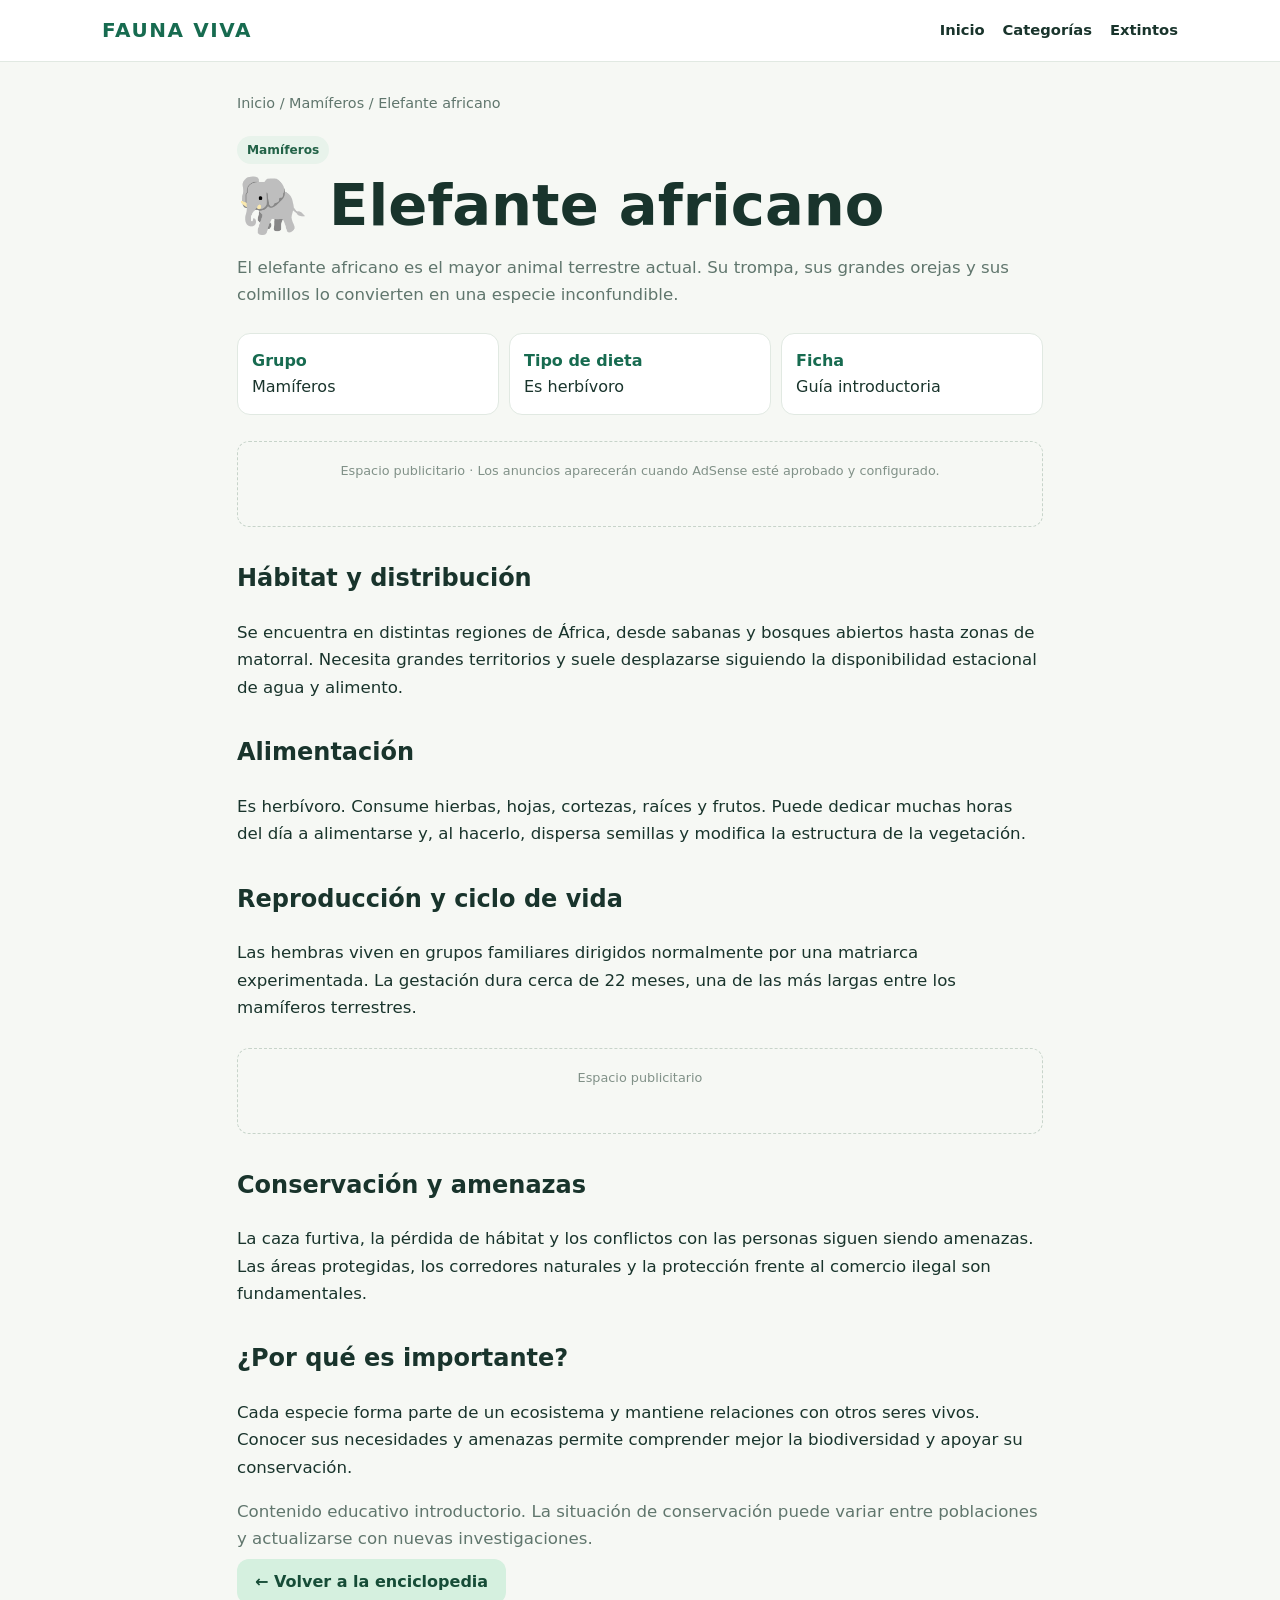
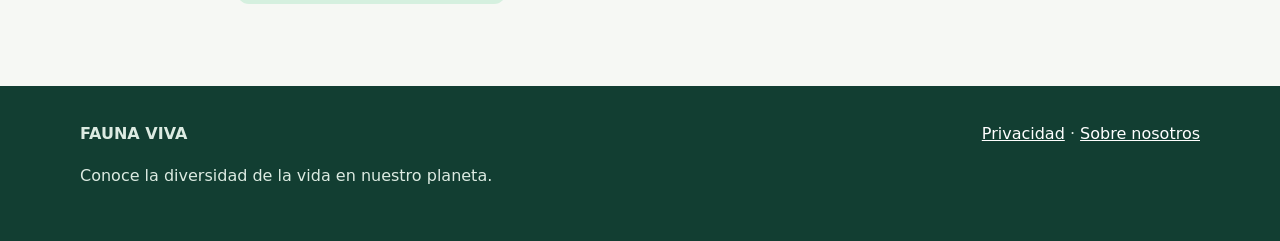
<file: animales/elefante-africano/index.html>
<!doctype html><html lang="es"><head><meta charset="utf-8"><meta name="viewport" content="width=device-width,initial-scale=1"><title>Elefante africano: características, hábitat y alimentación | FAUNA VIVA</title><meta name="description" content="El elefante africano es el mayor animal terrestre actual. Su trompa, sus grandes orejas y sus colmillos lo convierten en una especie inconfundible."><link rel="canonical" href="https://fauna-viva.pages.dev/animales/elefante-africano/"><link rel="stylesheet" href="/styles.css"><meta name="google-adsense-account" content="ca-pub-8799687061142231"></head><body><header><nav class="nav"><a class="brand" href="/">FAUNA VIVA</a><div class="navlinks"><a href="/">Inicio</a><a href="/#categorias">Categorías</a><a href="/#extintos">Extintos</a></div></nav></header><main class="wrap article"><div class="crumb"><a href="/">Inicio</a> / Mamíferos / Elefante africano</div><span class="tag">Mamíferos</span><h1>🐘 Elefante africano</h1><p class="muted">El elefante africano es el mayor animal terrestre actual. Su trompa, sus grandes orejas y sus colmillos lo convierten en una especie inconfundible.</p><div class="facts"><div class="fact"><b>Grupo</b>Mamíferos</div><div class="fact"><b>Tipo de dieta</b>Es herbívoro</div><div class="fact"><b>Ficha</b>Guía introductoria</div></div><div class="ad-slot">Espacio publicitario · Los anuncios aparecerán cuando AdSense esté aprobado y configurado.</div><h2>Hábitat y distribución</h2><p>Se encuentra en distintas regiones de África, desde sabanas y bosques abiertos hasta zonas de matorral. Necesita grandes territorios y suele desplazarse siguiendo la disponibilidad estacional de agua y alimento.</p><h2>Alimentación</h2><p>Es herbívoro. Consume hierbas, hojas, cortezas, raíces y frutos. Puede dedicar muchas horas del día a alimentarse y, al hacerlo, dispersa semillas y modifica la estructura de la vegetación.</p><h2>Reproducción y ciclo de vida</h2><p>Las hembras viven en grupos familiares dirigidos normalmente por una matriarca experimentada. La gestación dura cerca de 22 meses, una de las más largas entre los mamíferos terrestres.</p><div class="ad-slot">Espacio publicitario</div><h2>Conservación y amenazas</h2><p>La caza furtiva, la pérdida de hábitat y los conflictos con las personas siguen siendo amenazas. Las áreas protegidas, los corredores naturales y la protección frente al comercio ilegal son fundamentales.</p><h2>¿Por qué es importante?</h2><p>Cada especie forma parte de un ecosistema y mantiene relaciones con otros seres vivos. Conocer sus necesidades y amenazas permite comprender mejor la biodiversidad y apoyar su conservación.</p><p class="muted">Contenido educativo introductorio. La situación de conservación puede variar entre poblaciones y actualizarse con nuevas investigaciones.</p><a class="btn" href="/">← Volver a la enciclopedia</a></main><footer><div class="footerinner"><div><b>FAUNA VIVA</b><p>Conoce la diversidad de la vida en nuestro planeta.</p></div><div><a href="/privacidad/">Privacidad</a> · <a href="/sobre-nosotros/">Sobre nosotros</a></div></div></footer></body></html>
</file>
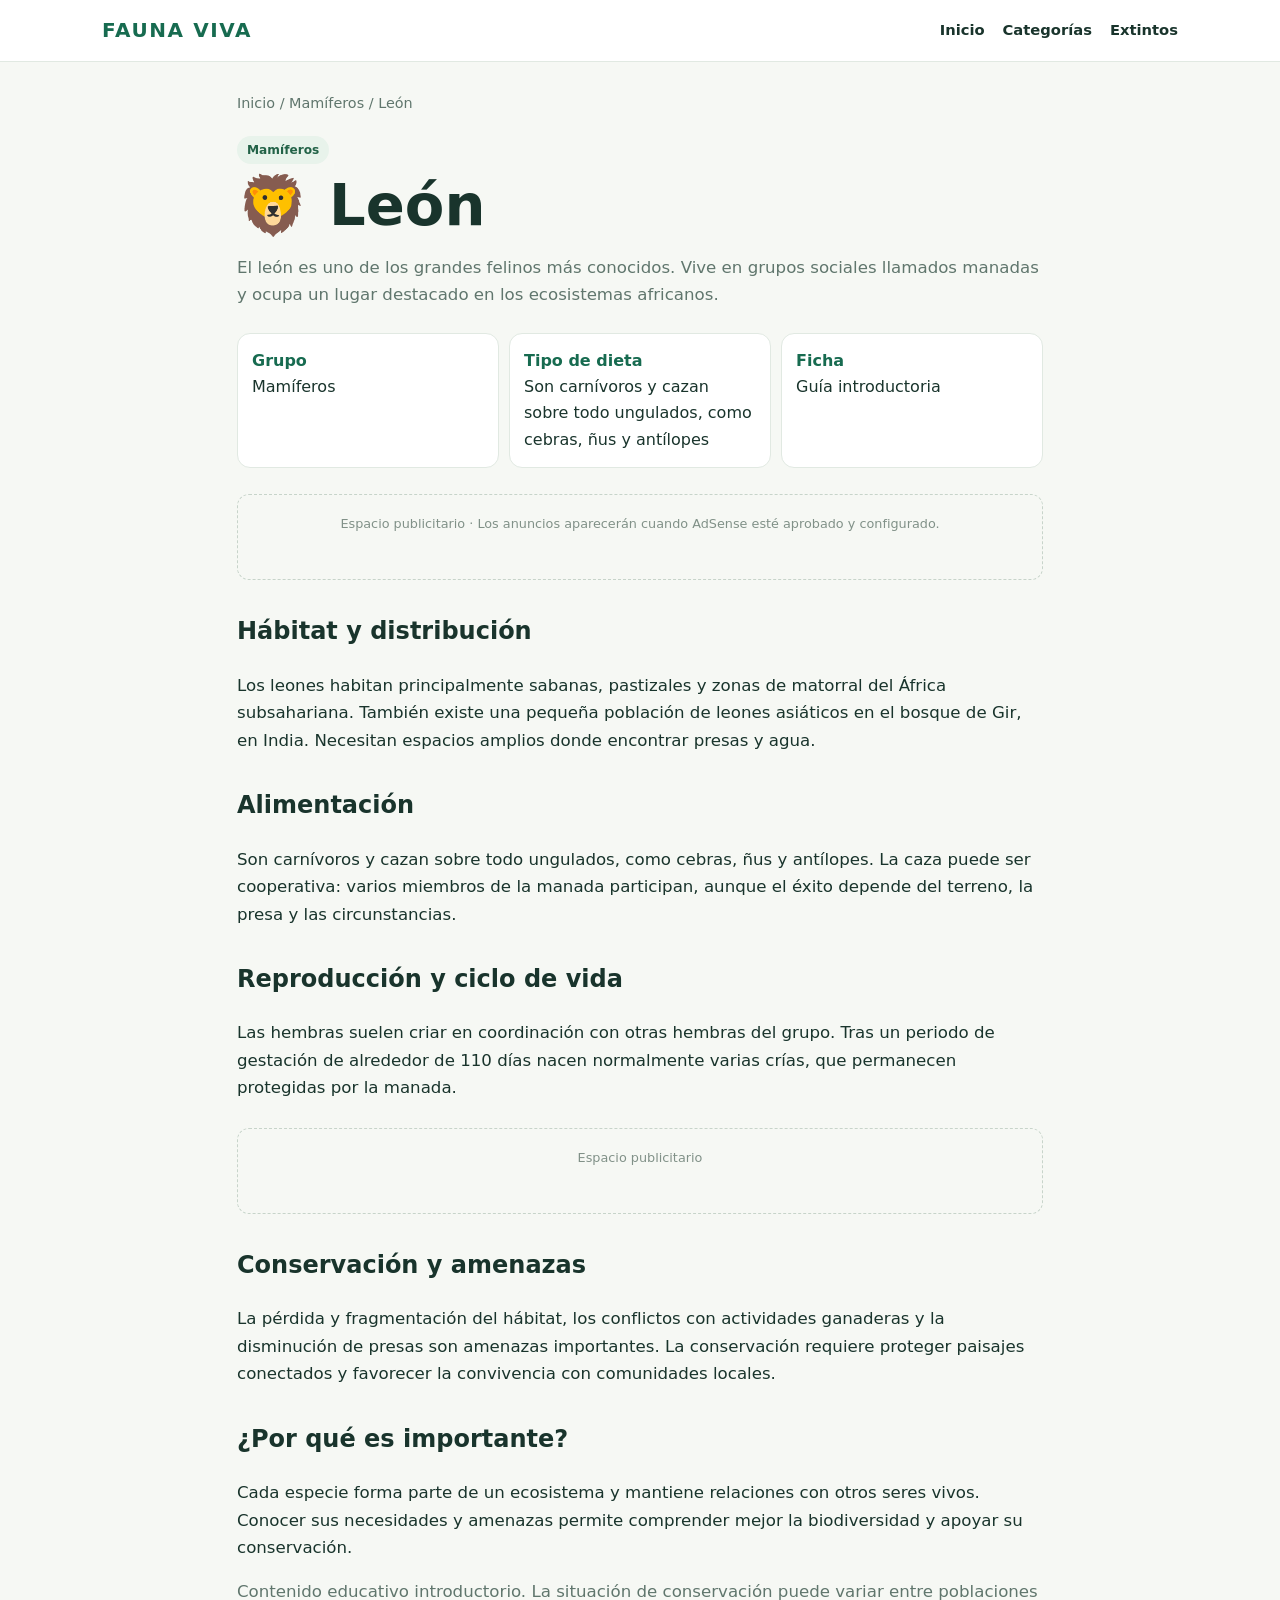
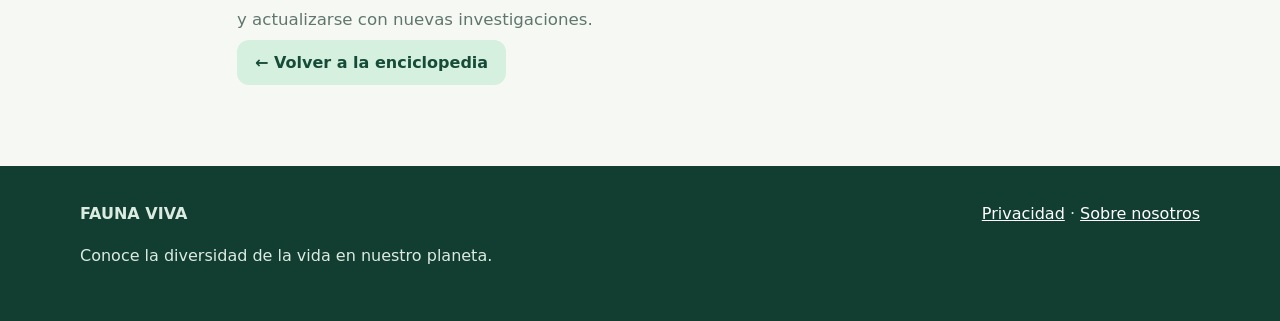
<file: animales/leon/index.html>
<!doctype html><html lang="es"><head><meta charset="utf-8"><meta name="viewport" content="width=device-width,initial-scale=1"><title>León: características, hábitat y alimentación | FAUNA VIVA</title><meta name="description" content="El león es uno de los grandes felinos más conocidos. Vive en grupos sociales llamados manadas y ocupa un lugar destacado en los ecosistemas africanos."><link rel="canonical" href="https://fauna-viva.pages.dev/animales/leon/"><link rel="stylesheet" href="/styles.css"><meta name="google-adsense-account" content="ca-pub-8799687061142231"></head><body><header><nav class="nav"><a class="brand" href="/">FAUNA VIVA</a><div class="navlinks"><a href="/">Inicio</a><a href="/#categorias">Categorías</a><a href="/#extintos">Extintos</a></div></nav></header><main class="wrap article"><div class="crumb"><a href="/">Inicio</a> / Mamíferos / León</div><span class="tag">Mamíferos</span><h1>🦁 León</h1><p class="muted">El león es uno de los grandes felinos más conocidos. Vive en grupos sociales llamados manadas y ocupa un lugar destacado en los ecosistemas africanos.</p><div class="facts"><div class="fact"><b>Grupo</b>Mamíferos</div><div class="fact"><b>Tipo de dieta</b>Son carnívoros y cazan sobre todo ungulados, como cebras, ñus y antílopes</div><div class="fact"><b>Ficha</b>Guía introductoria</div></div><div class="ad-slot">Espacio publicitario · Los anuncios aparecerán cuando AdSense esté aprobado y configurado.</div><h2>Hábitat y distribución</h2><p>Los leones habitan principalmente sabanas, pastizales y zonas de matorral del África subsahariana. También existe una pequeña población de leones asiáticos en el bosque de Gir, en India. Necesitan espacios amplios donde encontrar presas y agua.</p><h2>Alimentación</h2><p>Son carnívoros y cazan sobre todo ungulados, como cebras, ñus y antílopes. La caza puede ser cooperativa: varios miembros de la manada participan, aunque el éxito depende del terreno, la presa y las circunstancias.</p><h2>Reproducción y ciclo de vida</h2><p>Las hembras suelen criar en coordinación con otras hembras del grupo. Tras un periodo de gestación de alrededor de 110 días nacen normalmente varias crías, que permanecen protegidas por la manada.</p><div class="ad-slot">Espacio publicitario</div><h2>Conservación y amenazas</h2><p>La pérdida y fragmentación del hábitat, los conflictos con actividades ganaderas y la disminución de presas son amenazas importantes. La conservación requiere proteger paisajes conectados y favorecer la convivencia con comunidades locales.</p><h2>¿Por qué es importante?</h2><p>Cada especie forma parte de un ecosistema y mantiene relaciones con otros seres vivos. Conocer sus necesidades y amenazas permite comprender mejor la biodiversidad y apoyar su conservación.</p><p class="muted">Contenido educativo introductorio. La situación de conservación puede variar entre poblaciones y actualizarse con nuevas investigaciones.</p><a class="btn" href="/">← Volver a la enciclopedia</a></main><footer><div class="footerinner"><div><b>FAUNA VIVA</b><p>Conoce la diversidad de la vida en nuestro planeta.</p></div><div><a href="/privacidad/">Privacidad</a> · <a href="/sobre-nosotros/">Sobre nosotros</a></div></div></footer></body></html>
</file>
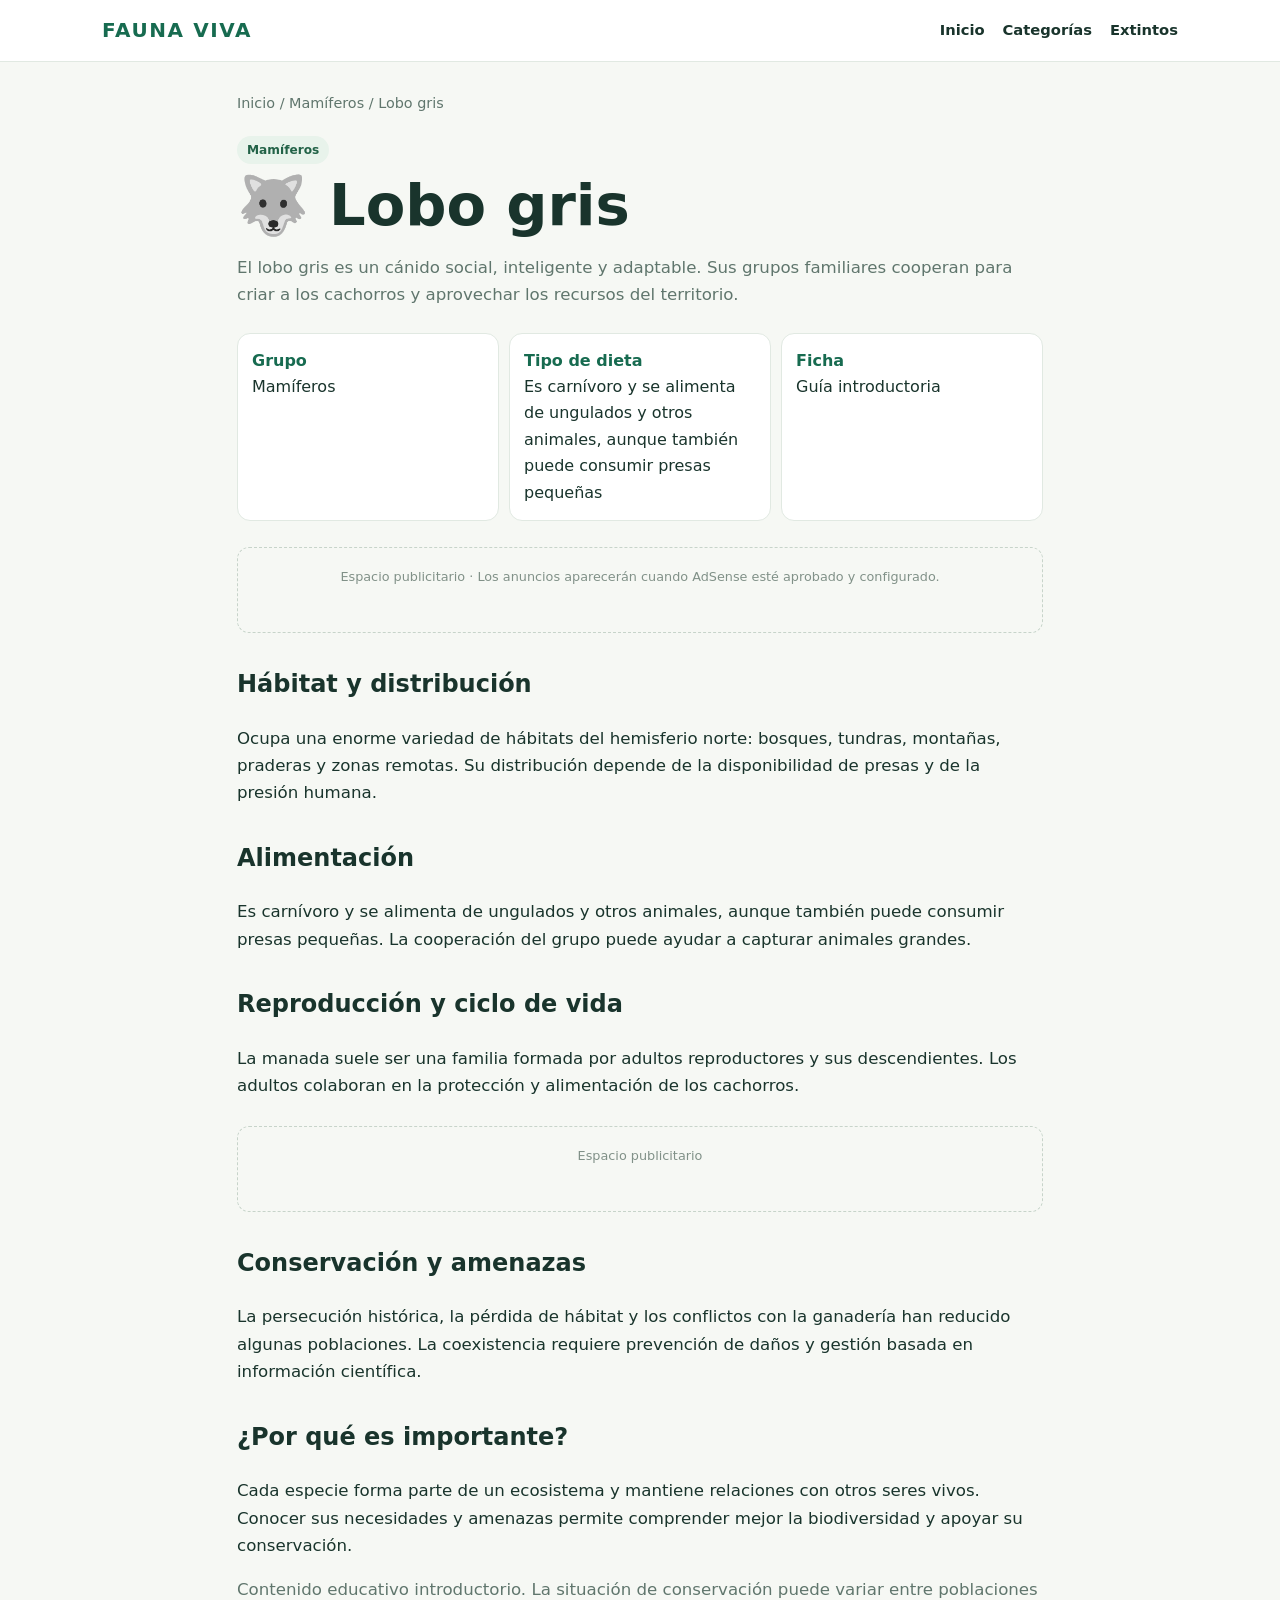
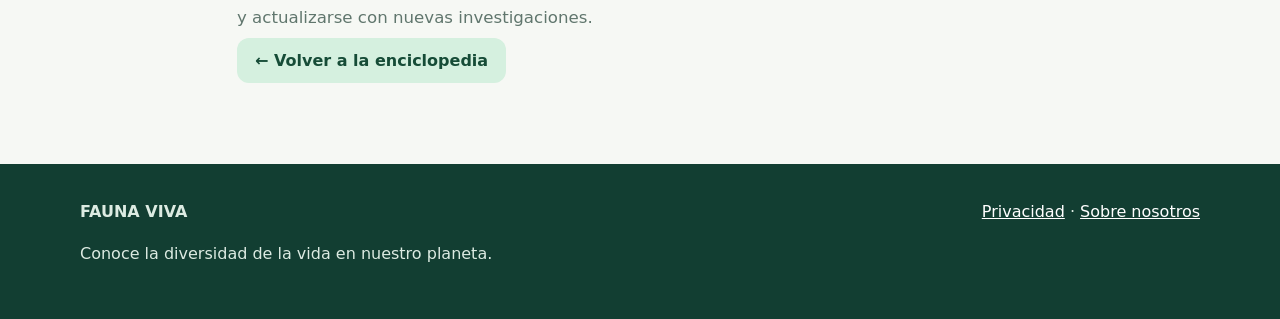
<file: animales/lobo-gris/index.html>
<!doctype html><html lang="es"><head><meta charset="utf-8"><meta name="viewport" content="width=device-width,initial-scale=1"><title>Lobo gris: características, hábitat y alimentación | FAUNA VIVA</title><meta name="description" content="El lobo gris es un cánido social, inteligente y adaptable. Sus grupos familiares cooperan para criar a los cachorros y aprovechar los recursos del territorio."><link rel="canonical" href="https://fauna-viva.pages.dev/animales/lobo-gris/"><link rel="stylesheet" href="/styles.css"><meta name="google-adsense-account" content="ca-pub-8799687061142231"></head><body><header><nav class="nav"><a class="brand" href="/">FAUNA VIVA</a><div class="navlinks"><a href="/">Inicio</a><a href="/#categorias">Categorías</a><a href="/#extintos">Extintos</a></div></nav></header><main class="wrap article"><div class="crumb"><a href="/">Inicio</a> / Mamíferos / Lobo gris</div><span class="tag">Mamíferos</span><h1>🐺 Lobo gris</h1><p class="muted">El lobo gris es un cánido social, inteligente y adaptable. Sus grupos familiares cooperan para criar a los cachorros y aprovechar los recursos del territorio.</p><div class="facts"><div class="fact"><b>Grupo</b>Mamíferos</div><div class="fact"><b>Tipo de dieta</b>Es carnívoro y se alimenta de ungulados y otros animales, aunque también puede consumir presas pequeñas</div><div class="fact"><b>Ficha</b>Guía introductoria</div></div><div class="ad-slot">Espacio publicitario · Los anuncios aparecerán cuando AdSense esté aprobado y configurado.</div><h2>Hábitat y distribución</h2><p>Ocupa una enorme variedad de hábitats del hemisferio norte: bosques, tundras, montañas, praderas y zonas remotas. Su distribución depende de la disponibilidad de presas y de la presión humana.</p><h2>Alimentación</h2><p>Es carnívoro y se alimenta de ungulados y otros animales, aunque también puede consumir presas pequeñas. La cooperación del grupo puede ayudar a capturar animales grandes.</p><h2>Reproducción y ciclo de vida</h2><p>La manada suele ser una familia formada por adultos reproductores y sus descendientes. Los adultos colaboran en la protección y alimentación de los cachorros.</p><div class="ad-slot">Espacio publicitario</div><h2>Conservación y amenazas</h2><p>La persecución histórica, la pérdida de hábitat y los conflictos con la ganadería han reducido algunas poblaciones. La coexistencia requiere prevención de daños y gestión basada en información científica.</p><h2>¿Por qué es importante?</h2><p>Cada especie forma parte de un ecosistema y mantiene relaciones con otros seres vivos. Conocer sus necesidades y amenazas permite comprender mejor la biodiversidad y apoyar su conservación.</p><p class="muted">Contenido educativo introductorio. La situación de conservación puede variar entre poblaciones y actualizarse con nuevas investigaciones.</p><a class="btn" href="/">← Volver a la enciclopedia</a></main><footer><div class="footerinner"><div><b>FAUNA VIVA</b><p>Conoce la diversidad de la vida en nuestro planeta.</p></div><div><a href="/privacidad/">Privacidad</a> · <a href="/sobre-nosotros/">Sobre nosotros</a></div></div></footer></body></html>
</file>
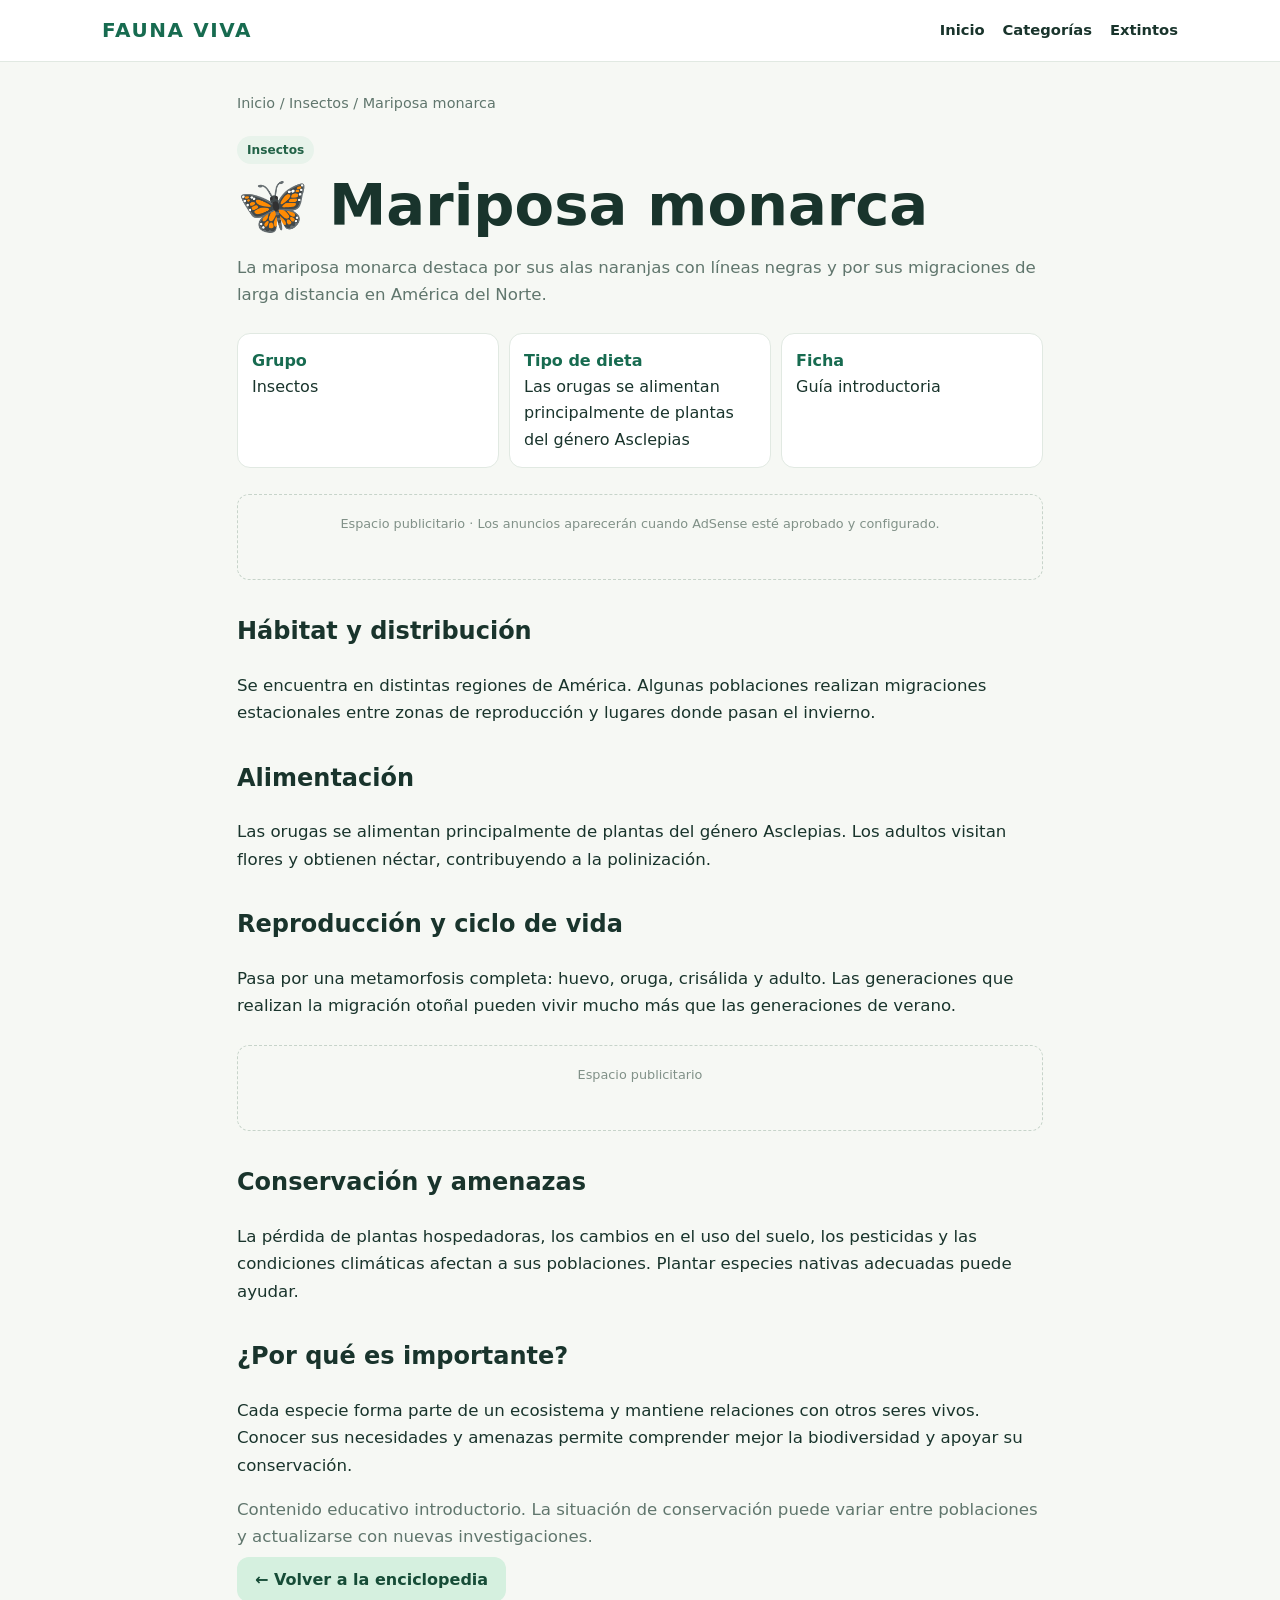
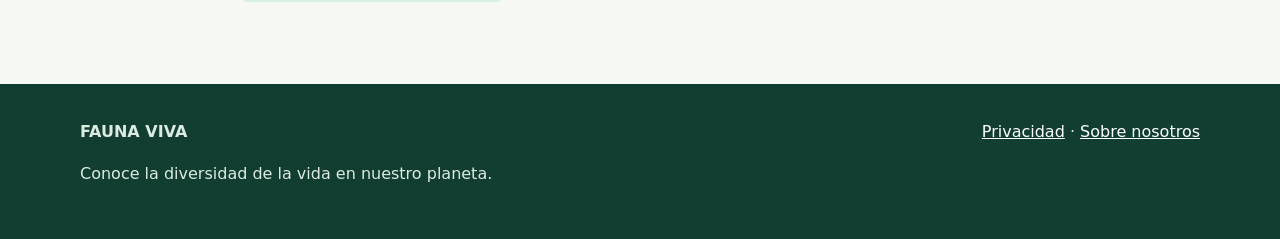
<file: animales/mariposa-monarca/index.html>
<!doctype html><html lang="es"><head><meta charset="utf-8"><meta name="viewport" content="width=device-width,initial-scale=1"><title>Mariposa monarca: características, hábitat y alimentación | FAUNA VIVA</title><meta name="description" content="La mariposa monarca destaca por sus alas naranjas con líneas negras y por sus migraciones de larga distancia en América del Norte."><link rel="canonical" href="https://fauna-viva.pages.dev/animales/mariposa-monarca/"><link rel="stylesheet" href="/styles.css"><meta name="google-adsense-account" content="ca-pub-8799687061142231"></head><body><header><nav class="nav"><a class="brand" href="/">FAUNA VIVA</a><div class="navlinks"><a href="/">Inicio</a><a href="/#categorias">Categorías</a><a href="/#extintos">Extintos</a></div></nav></header><main class="wrap article"><div class="crumb"><a href="/">Inicio</a> / Insectos / Mariposa monarca</div><span class="tag">Insectos</span><h1>🦋 Mariposa monarca</h1><p class="muted">La mariposa monarca destaca por sus alas naranjas con líneas negras y por sus migraciones de larga distancia en América del Norte.</p><div class="facts"><div class="fact"><b>Grupo</b>Insectos</div><div class="fact"><b>Tipo de dieta</b>Las orugas se alimentan principalmente de plantas del género Asclepias</div><div class="fact"><b>Ficha</b>Guía introductoria</div></div><div class="ad-slot">Espacio publicitario · Los anuncios aparecerán cuando AdSense esté aprobado y configurado.</div><h2>Hábitat y distribución</h2><p>Se encuentra en distintas regiones de América. Algunas poblaciones realizan migraciones estacionales entre zonas de reproducción y lugares donde pasan el invierno.</p><h2>Alimentación</h2><p>Las orugas se alimentan principalmente de plantas del género Asclepias. Los adultos visitan flores y obtienen néctar, contribuyendo a la polinización.</p><h2>Reproducción y ciclo de vida</h2><p>Pasa por una metamorfosis completa: huevo, oruga, crisálida y adulto. Las generaciones que realizan la migración otoñal pueden vivir mucho más que las generaciones de verano.</p><div class="ad-slot">Espacio publicitario</div><h2>Conservación y amenazas</h2><p>La pérdida de plantas hospedadoras, los cambios en el uso del suelo, los pesticidas y las condiciones climáticas afectan a sus poblaciones. Plantar especies nativas adecuadas puede ayudar.</p><h2>¿Por qué es importante?</h2><p>Cada especie forma parte de un ecosistema y mantiene relaciones con otros seres vivos. Conocer sus necesidades y amenazas permite comprender mejor la biodiversidad y apoyar su conservación.</p><p class="muted">Contenido educativo introductorio. La situación de conservación puede variar entre poblaciones y actualizarse con nuevas investigaciones.</p><a class="btn" href="/">← Volver a la enciclopedia</a></main><footer><div class="footerinner"><div><b>FAUNA VIVA</b><p>Conoce la diversidad de la vida en nuestro planeta.</p></div><div><a href="/privacidad/">Privacidad</a> · <a href="/sobre-nosotros/">Sobre nosotros</a></div></div></footer></body></html>
</file>
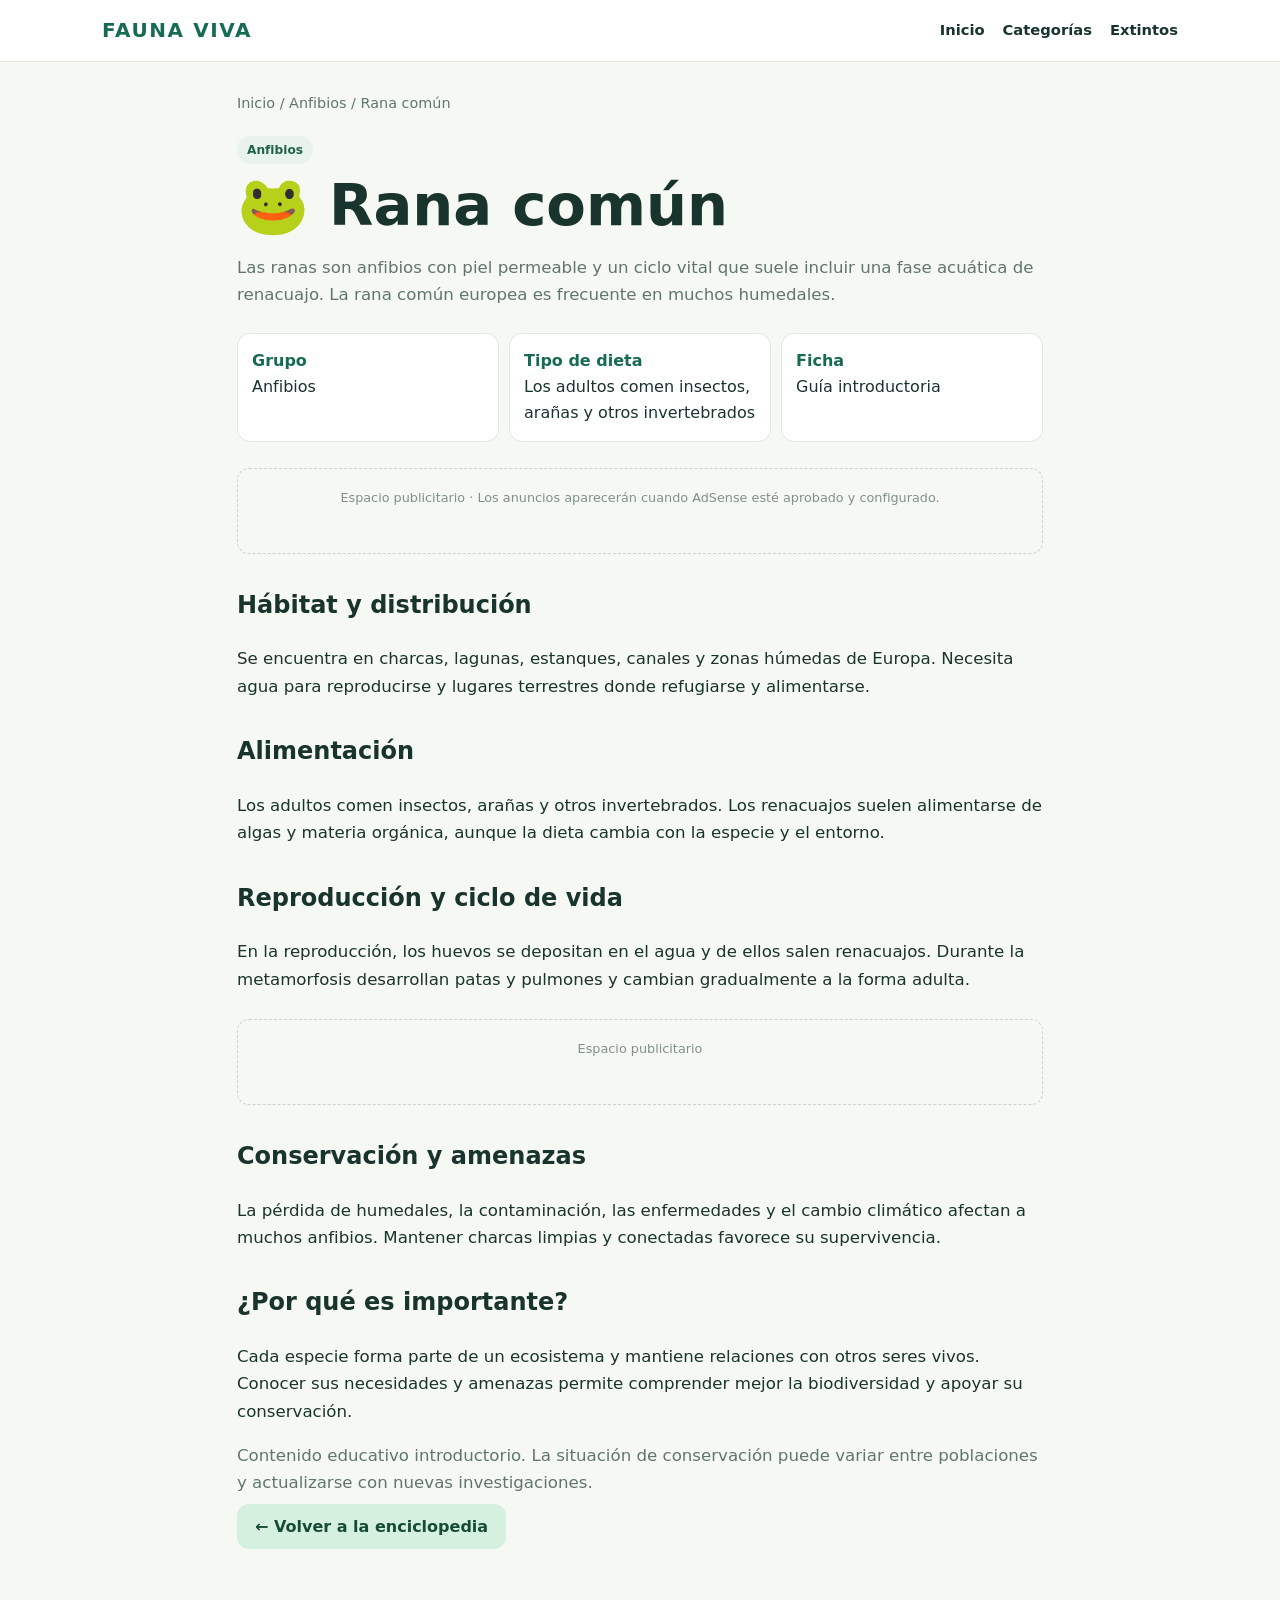
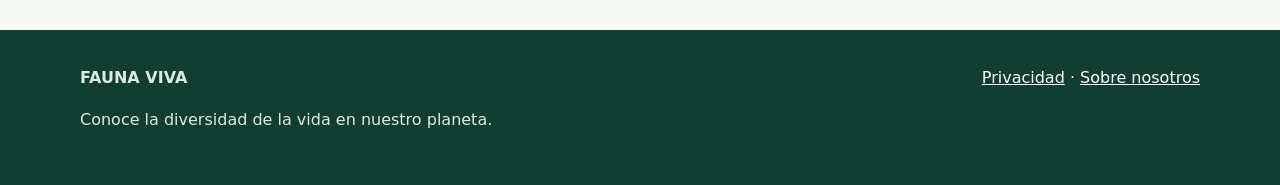
<file: animales/rana-comun/index.html>
<!doctype html><html lang="es"><head><meta charset="utf-8"><meta name="viewport" content="width=device-width,initial-scale=1"><title>Rana común: características, hábitat y alimentación | FAUNA VIVA</title><meta name="description" content="Las ranas son anfibios con piel permeable y un ciclo vital que suele incluir una fase acuática de renacuajo. La rana común europea es frecuente en muchos humedales."><link rel="canonical" href="https://fauna-viva.pages.dev/animales/rana-comun/"><link rel="stylesheet" href="/styles.css"><meta name="google-adsense-account" content="ca-pub-8799687061142231"></head><body><header><nav class="nav"><a class="brand" href="/">FAUNA VIVA</a><div class="navlinks"><a href="/">Inicio</a><a href="/#categorias">Categorías</a><a href="/#extintos">Extintos</a></div></nav></header><main class="wrap article"><div class="crumb"><a href="/">Inicio</a> / Anfibios / Rana común</div><span class="tag">Anfibios</span><h1>🐸 Rana común</h1><p class="muted">Las ranas son anfibios con piel permeable y un ciclo vital que suele incluir una fase acuática de renacuajo. La rana común europea es frecuente en muchos humedales.</p><div class="facts"><div class="fact"><b>Grupo</b>Anfibios</div><div class="fact"><b>Tipo de dieta</b>Los adultos comen insectos, arañas y otros invertebrados</div><div class="fact"><b>Ficha</b>Guía introductoria</div></div><div class="ad-slot">Espacio publicitario · Los anuncios aparecerán cuando AdSense esté aprobado y configurado.</div><h2>Hábitat y distribución</h2><p>Se encuentra en charcas, lagunas, estanques, canales y zonas húmedas de Europa. Necesita agua para reproducirse y lugares terrestres donde refugiarse y alimentarse.</p><h2>Alimentación</h2><p>Los adultos comen insectos, arañas y otros invertebrados. Los renacuajos suelen alimentarse de algas y materia orgánica, aunque la dieta cambia con la especie y el entorno.</p><h2>Reproducción y ciclo de vida</h2><p>En la reproducción, los huevos se depositan en el agua y de ellos salen renacuajos. Durante la metamorfosis desarrollan patas y pulmones y cambian gradualmente a la forma adulta.</p><div class="ad-slot">Espacio publicitario</div><h2>Conservación y amenazas</h2><p>La pérdida de humedales, la contaminación, las enfermedades y el cambio climático afectan a muchos anfibios. Mantener charcas limpias y conectadas favorece su supervivencia.</p><h2>¿Por qué es importante?</h2><p>Cada especie forma parte de un ecosistema y mantiene relaciones con otros seres vivos. Conocer sus necesidades y amenazas permite comprender mejor la biodiversidad y apoyar su conservación.</p><p class="muted">Contenido educativo introductorio. La situación de conservación puede variar entre poblaciones y actualizarse con nuevas investigaciones.</p><a class="btn" href="/">← Volver a la enciclopedia</a></main><footer><div class="footerinner"><div><b>FAUNA VIVA</b><p>Conoce la diversidad de la vida en nuestro planeta.</p></div><div><a href="/privacidad/">Privacidad</a> · <a href="/sobre-nosotros/">Sobre nosotros</a></div></div></footer></body></html>
</file>
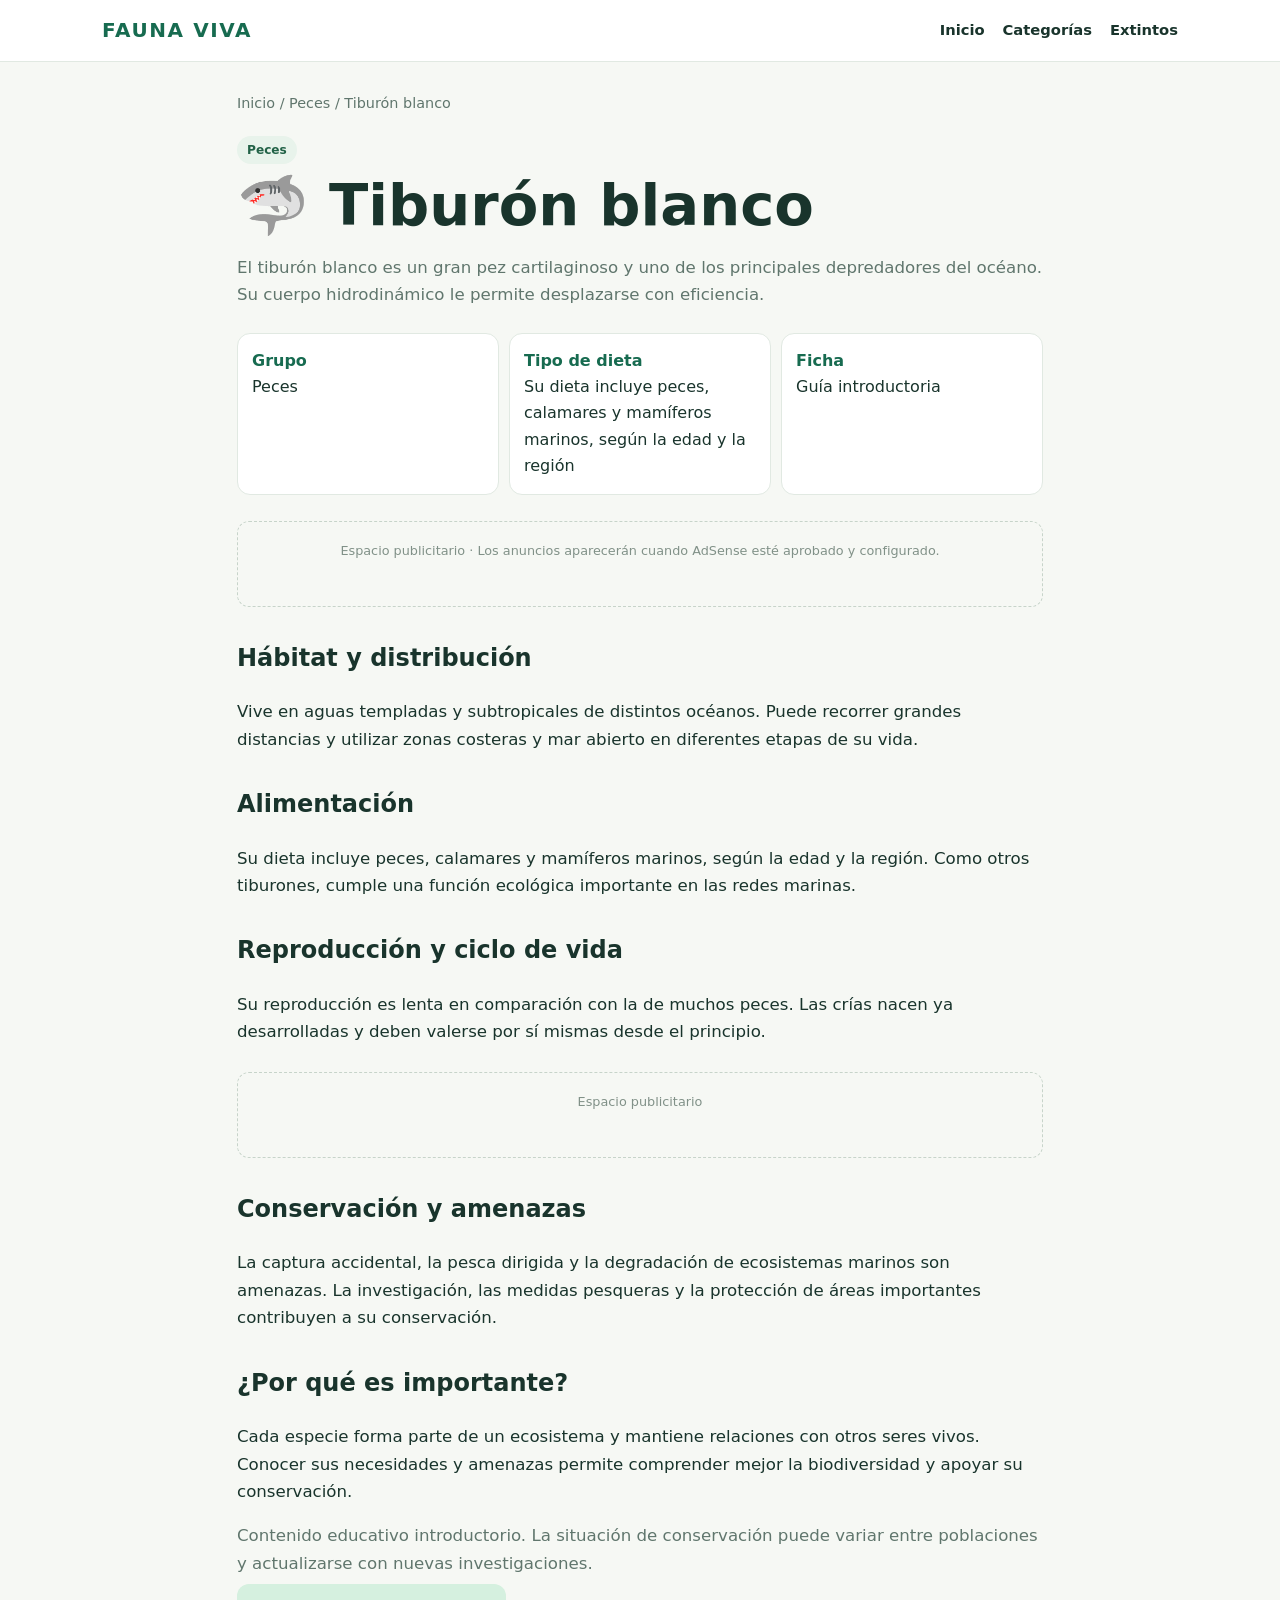
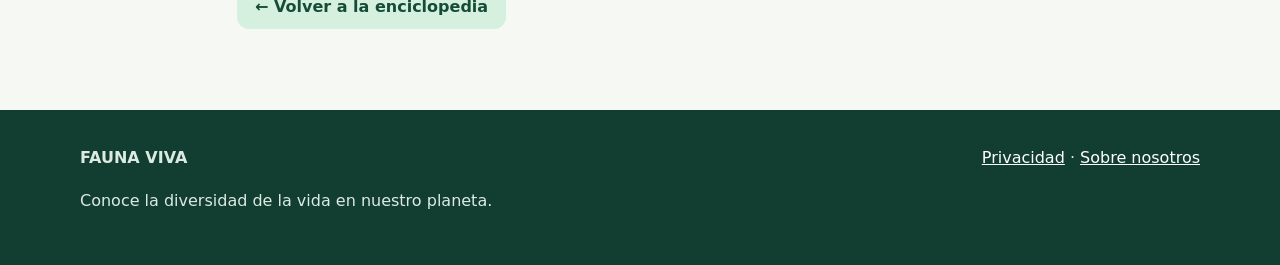
<file: animales/tiburon-blanco/index.html>
<!doctype html><html lang="es"><head><meta charset="utf-8"><meta name="viewport" content="width=device-width,initial-scale=1"><title>Tiburón blanco: características, hábitat y alimentación | FAUNA VIVA</title><meta name="description" content="El tiburón blanco es un gran pez cartilaginoso y uno de los principales depredadores del océano. Su cuerpo hidrodinámico le permite desplazarse con eficiencia."><link rel="canonical" href="https://fauna-viva.pages.dev/animales/tiburon-blanco/"><link rel="stylesheet" href="/styles.css"><meta name="google-adsense-account" content="ca-pub-8799687061142231"></head><body><header><nav class="nav"><a class="brand" href="/">FAUNA VIVA</a><div class="navlinks"><a href="/">Inicio</a><a href="/#categorias">Categorías</a><a href="/#extintos">Extintos</a></div></nav></header><main class="wrap article"><div class="crumb"><a href="/">Inicio</a> / Peces / Tiburón blanco</div><span class="tag">Peces</span><h1>🦈 Tiburón blanco</h1><p class="muted">El tiburón blanco es un gran pez cartilaginoso y uno de los principales depredadores del océano. Su cuerpo hidrodinámico le permite desplazarse con eficiencia.</p><div class="facts"><div class="fact"><b>Grupo</b>Peces</div><div class="fact"><b>Tipo de dieta</b>Su dieta incluye peces, calamares y mamíferos marinos, según la edad y la región</div><div class="fact"><b>Ficha</b>Guía introductoria</div></div><div class="ad-slot">Espacio publicitario · Los anuncios aparecerán cuando AdSense esté aprobado y configurado.</div><h2>Hábitat y distribución</h2><p>Vive en aguas templadas y subtropicales de distintos océanos. Puede recorrer grandes distancias y utilizar zonas costeras y mar abierto en diferentes etapas de su vida.</p><h2>Alimentación</h2><p>Su dieta incluye peces, calamares y mamíferos marinos, según la edad y la región. Como otros tiburones, cumple una función ecológica importante en las redes marinas.</p><h2>Reproducción y ciclo de vida</h2><p>Su reproducción es lenta en comparación con la de muchos peces. Las crías nacen ya desarrolladas y deben valerse por sí mismas desde el principio.</p><div class="ad-slot">Espacio publicitario</div><h2>Conservación y amenazas</h2><p>La captura accidental, la pesca dirigida y la degradación de ecosistemas marinos son amenazas. La investigación, las medidas pesqueras y la protección de áreas importantes contribuyen a su conservación.</p><h2>¿Por qué es importante?</h2><p>Cada especie forma parte de un ecosistema y mantiene relaciones con otros seres vivos. Conocer sus necesidades y amenazas permite comprender mejor la biodiversidad y apoyar su conservación.</p><p class="muted">Contenido educativo introductorio. La situación de conservación puede variar entre poblaciones y actualizarse con nuevas investigaciones.</p><a class="btn" href="/">← Volver a la enciclopedia</a></main><footer><div class="footerinner"><div><b>FAUNA VIVA</b><p>Conoce la diversidad de la vida en nuestro planeta.</p></div><div><a href="/privacidad/">Privacidad</a> · <a href="/sobre-nosotros/">Sobre nosotros</a></div></div></footer></body></html>
</file>
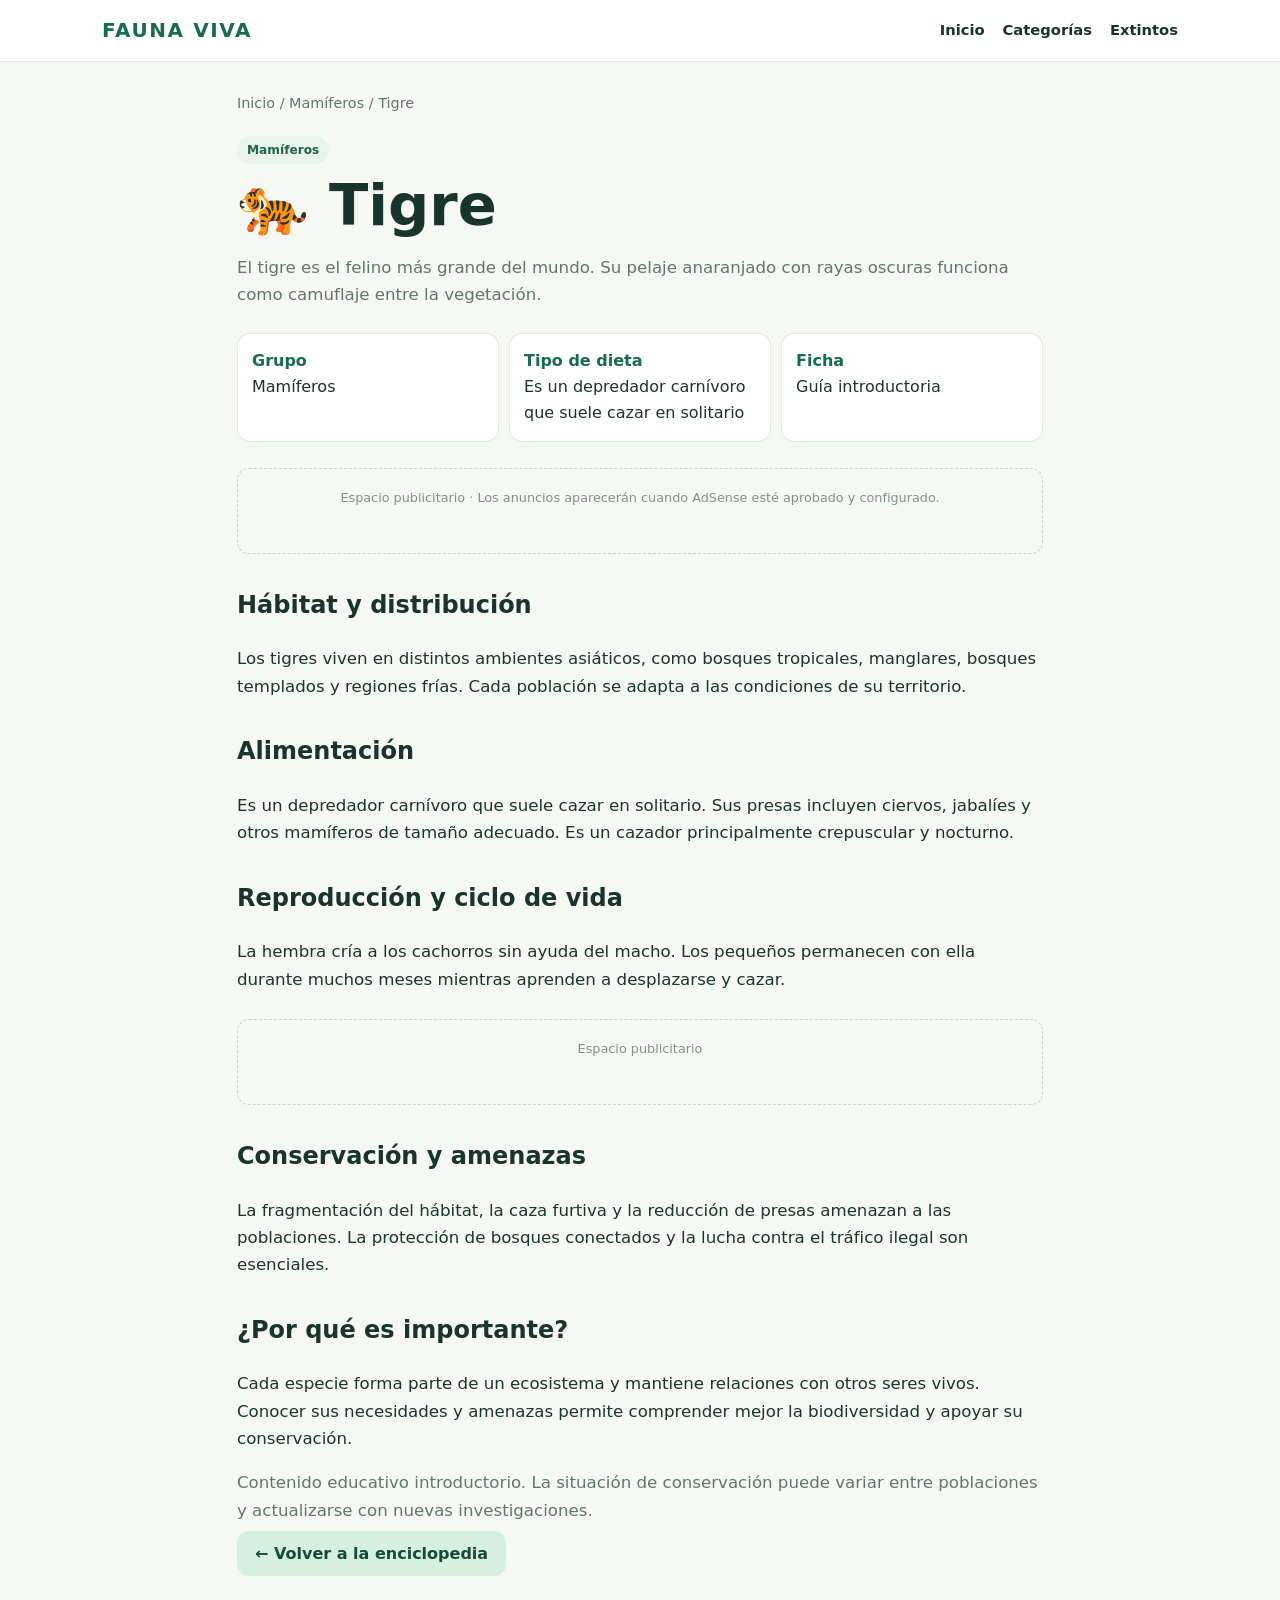
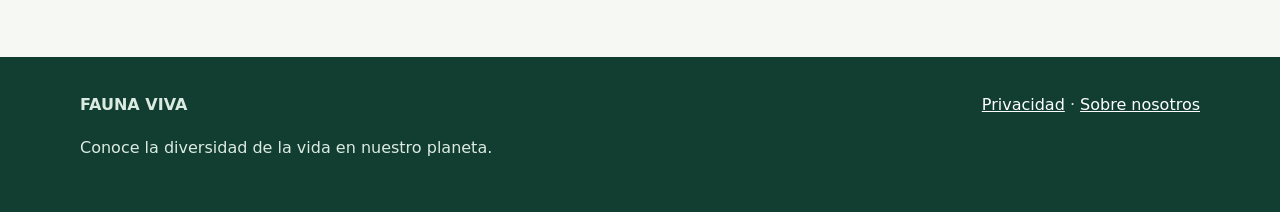
<file: animales/tigre/index.html>
<!doctype html><html lang="es"><head><meta charset="utf-8"><meta name="viewport" content="width=device-width,initial-scale=1"><title>Tigre: características, hábitat y alimentación | FAUNA VIVA</title><meta name="description" content="El tigre es el felino más grande del mundo. Su pelaje anaranjado con rayas oscuras funciona como camuflaje entre la vegetación."><link rel="canonical" href="https://fauna-viva.pages.dev/animales/tigre/"><link rel="stylesheet" href="/styles.css"><meta name="google-adsense-account" content="ca-pub-8799687061142231"></head><body><header><nav class="nav"><a class="brand" href="/">FAUNA VIVA</a><div class="navlinks"><a href="/">Inicio</a><a href="/#categorias">Categorías</a><a href="/#extintos">Extintos</a></div></nav></header><main class="wrap article"><div class="crumb"><a href="/">Inicio</a> / Mamíferos / Tigre</div><span class="tag">Mamíferos</span><h1>🐅 Tigre</h1><p class="muted">El tigre es el felino más grande del mundo. Su pelaje anaranjado con rayas oscuras funciona como camuflaje entre la vegetación.</p><div class="facts"><div class="fact"><b>Grupo</b>Mamíferos</div><div class="fact"><b>Tipo de dieta</b>Es un depredador carnívoro que suele cazar en solitario</div><div class="fact"><b>Ficha</b>Guía introductoria</div></div><div class="ad-slot">Espacio publicitario · Los anuncios aparecerán cuando AdSense esté aprobado y configurado.</div><h2>Hábitat y distribución</h2><p>Los tigres viven en distintos ambientes asiáticos, como bosques tropicales, manglares, bosques templados y regiones frías. Cada población se adapta a las condiciones de su territorio.</p><h2>Alimentación</h2><p>Es un depredador carnívoro que suele cazar en solitario. Sus presas incluyen ciervos, jabalíes y otros mamíferos de tamaño adecuado. Es un cazador principalmente crepuscular y nocturno.</p><h2>Reproducción y ciclo de vida</h2><p>La hembra cría a los cachorros sin ayuda del macho. Los pequeños permanecen con ella durante muchos meses mientras aprenden a desplazarse y cazar.</p><div class="ad-slot">Espacio publicitario</div><h2>Conservación y amenazas</h2><p>La fragmentación del hábitat, la caza furtiva y la reducción de presas amenazan a las poblaciones. La protección de bosques conectados y la lucha contra el tráfico ilegal son esenciales.</p><h2>¿Por qué es importante?</h2><p>Cada especie forma parte de un ecosistema y mantiene relaciones con otros seres vivos. Conocer sus necesidades y amenazas permite comprender mejor la biodiversidad y apoyar su conservación.</p><p class="muted">Contenido educativo introductorio. La situación de conservación puede variar entre poblaciones y actualizarse con nuevas investigaciones.</p><a class="btn" href="/">← Volver a la enciclopedia</a></main><footer><div class="footerinner"><div><b>FAUNA VIVA</b><p>Conoce la diversidad de la vida en nuestro planeta.</p></div><div><a href="/privacidad/">Privacidad</a> · <a href="/sobre-nosotros/">Sobre nosotros</a></div></div></footer></body></html>
</file>
<file: styles.css>
:root{--green:#176b50;--ink:#19342c;--muted:#60766d;--paper:#f6f8f4;--card:#fff;--line:#e1e9e2}*{box-sizing:border-box}body{margin:0;background:var(--paper);color:var(--ink);font:16px/1.65 system-ui,-apple-system,Segoe UI,sans-serif}a{color:inherit}header{background:#fff;border-bottom:1px solid var(--line);position:sticky;top:0;z-index:5}.nav{max-width:1120px;margin:auto;padding:14px 22px;display:flex;align-items:center;justify-content:space-between;gap:20px}.brand{text-decoration:none;font-weight:900;letter-spacing:.08em;color:var(--green);font-size:1.25rem}.navlinks{display:flex;gap:18px;flex-wrap:wrap}.navlinks a{text-decoration:none;font-weight:650;font-size:.92rem}.wrap{max-width:1120px;margin:auto;padding:30px 22px}.hero{padding:60px 28px;border-radius:26px;background:linear-gradient(120deg,#123e32,#237b59);color:white;overflow:hidden}.hero h1{font-size:clamp(2.2rem,6vw,4.4rem);line-height:1.05;margin:8px 0 18px;max-width:760px}.hero p{max-width:660px;color:#e1f1e8;font-size:1.1rem}.eyebrow{text-transform:uppercase;letter-spacing:.15em;font-weight:800;font-size:.76rem;color:#bde6cc}.search{display:flex;gap:8px;margin-top:24px;max-width:620px}.search input{flex:1;min-width:0;padding:15px 17px;border:0;border-radius:12px;font:inherit}.search button,.btn{border:0;border-radius:12px;background:#d5f0df;color:#164c37;padding:13px 18px;font-weight:800;cursor:pointer;text-decoration:none}.sectionhead{display:flex;align-items:end;justify-content:space-between;gap:20px;margin:38px 0 16px}.sectionhead h2{margin:0;font-size:1.8rem}.muted{color:var(--muted)}.grid{display:grid;grid-template-columns:repeat(auto-fit,minmax(230px,1fr));gap:18px}.card{background:var(--card);border:1px solid var(--line);border-radius:18px;padding:20px;text-decoration:none;transition:transform .15s,box-shadow .15s}.card:hover{transform:translateY(-3px);box-shadow:0 10px 28px #183c2812}.animal-icon{font-size:2.3rem}.tag{display:inline-block;background:#e8f3eb;color:#226247;border-radius:99px;padding:4px 10px;font-size:.76rem;font-weight:750}.card h3{margin:10px 0 5px}.card p{margin:0;color:var(--muted);font-size:.94rem}.ad-slot{margin:26px auto;padding:18px;border:1px dashed #c7d4ca;border-radius:12px;text-align:center;color:#819188;font-size:.8rem;max-width:970px;min-height:86px}.article{max-width:850px;margin:auto}.article h1{font-size:clamp(2.3rem,5vw,3.6rem);line-height:1.1;margin:10px 0}.article h2{margin-top:32px}.article p,.article li{font-size:1.04rem}.facts{display:grid;grid-template-columns:repeat(auto-fit,minmax(150px,1fr));gap:10px;margin:24px 0}.fact{background:white;border:1px solid var(--line);border-radius:13px;padding:14px}.fact b{display:block;color:var(--green)}footer{margin-top:60px;background:#123e32;color:#dcebe2;padding:35px 22px}footer a{color:white}.footerinner{max-width:1120px;margin:auto;display:flex;justify-content:space-between;gap:25px;flex-wrap:wrap}.crumb{color:var(--muted);font-size:.9rem;margin-bottom:20px}.crumb a{text-decoration:none} @media(max-width:620px){.nav{align-items:flex-start;flex-direction:column}.navlinks{gap:12px}.hero{padding:40px 22px}.search{flex-direction:column}.search button{width:100%}}
</file>
